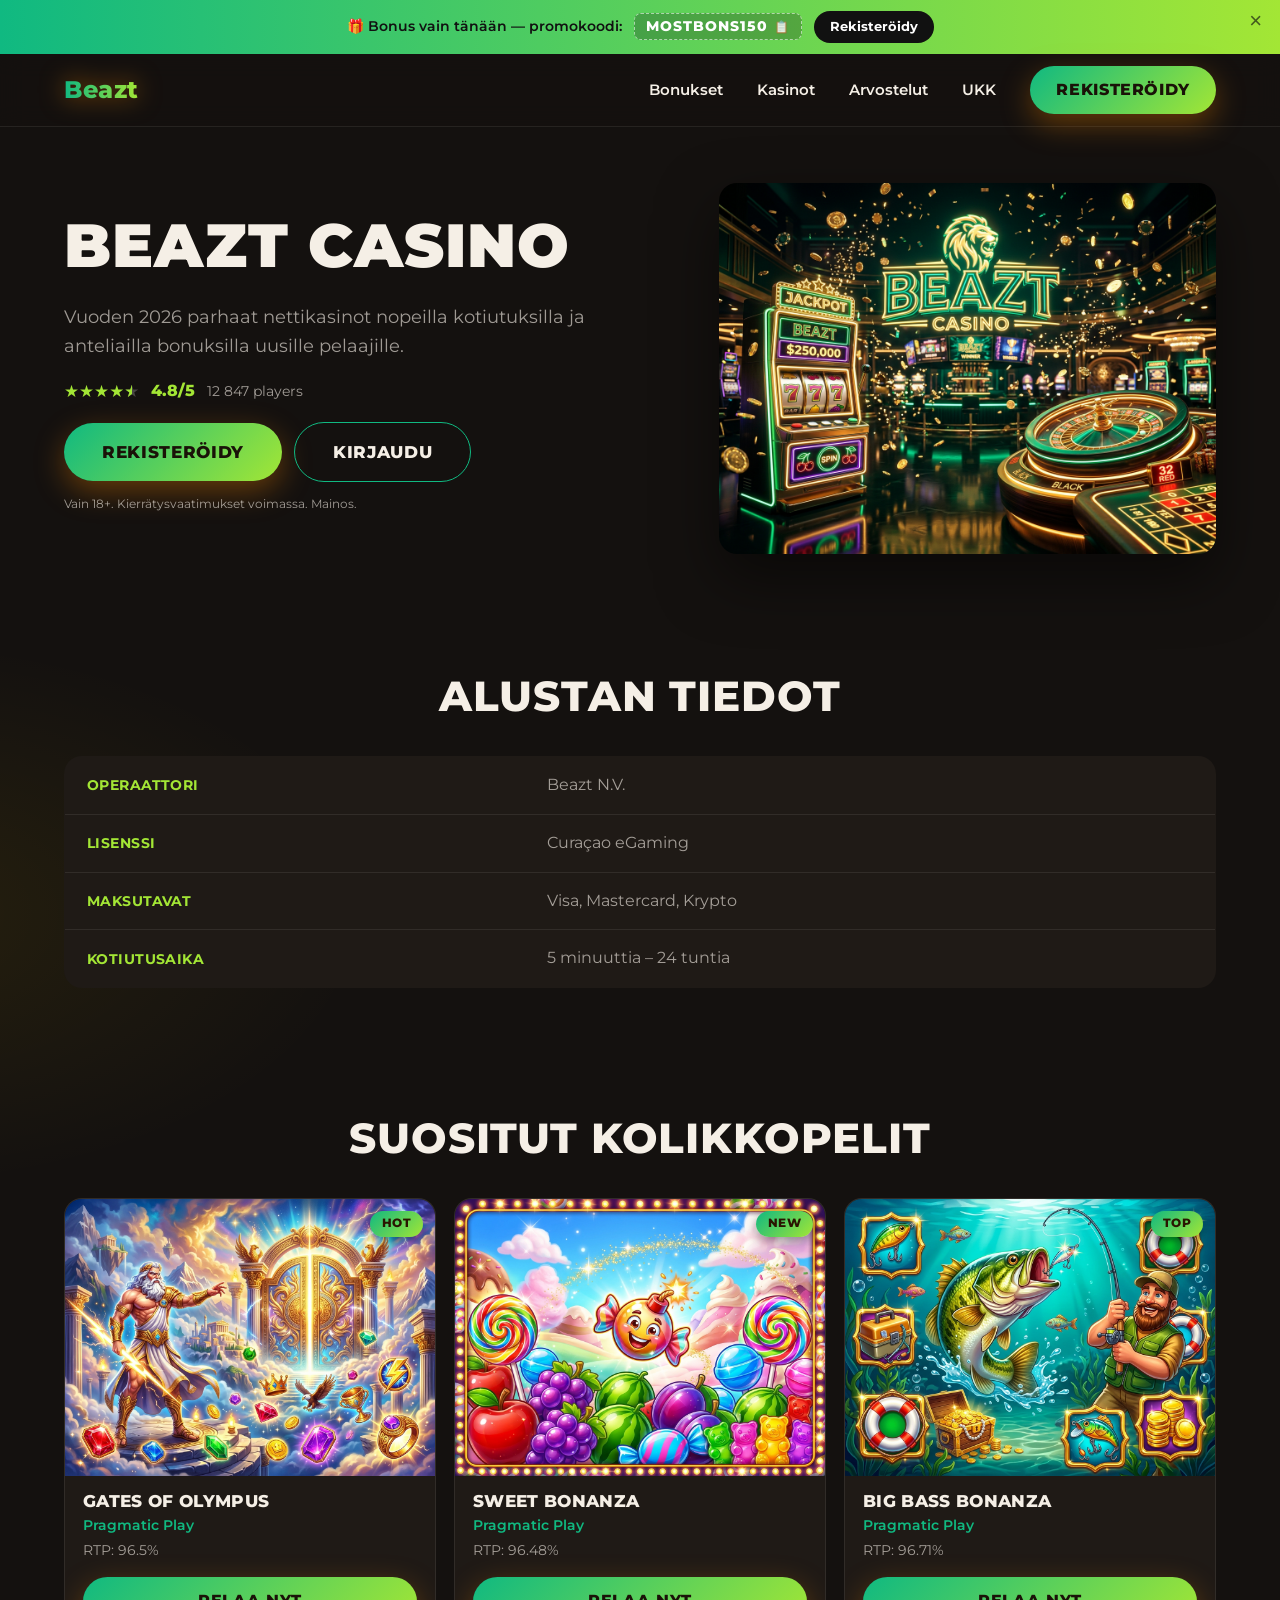
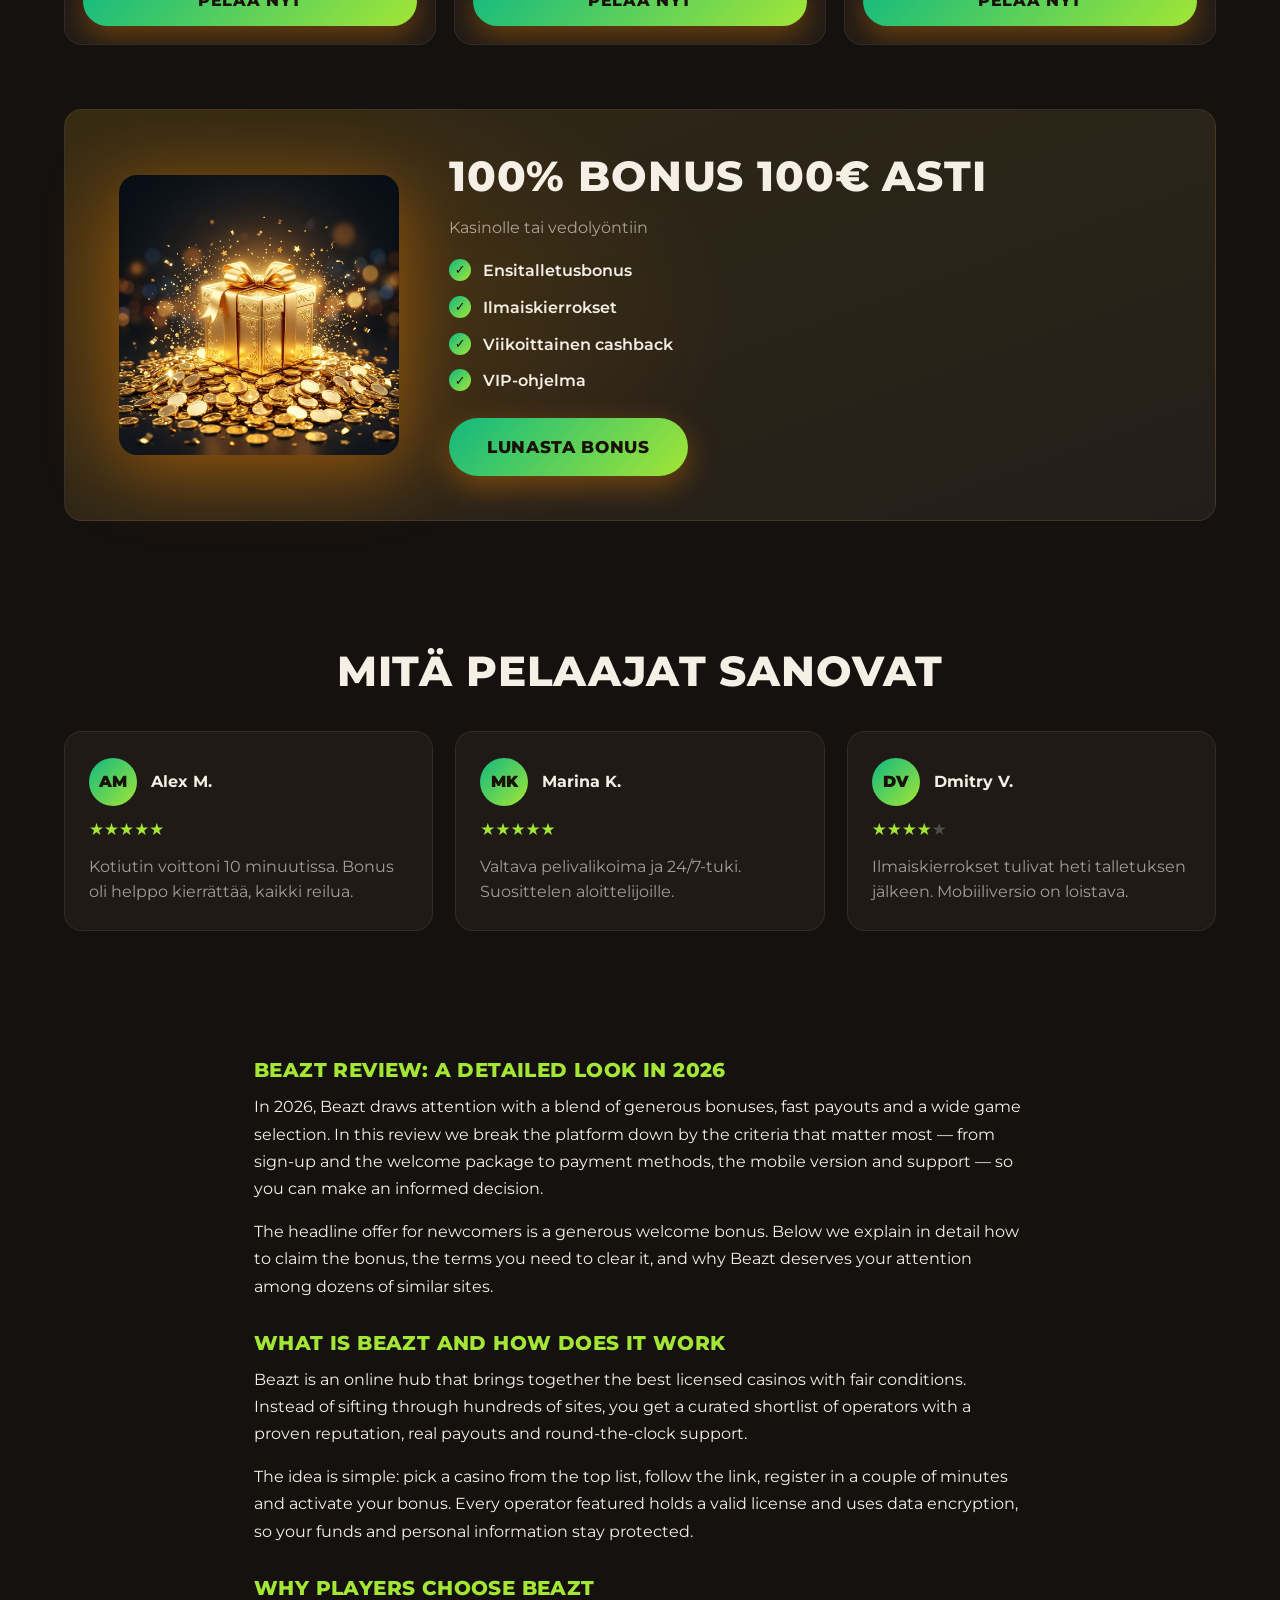
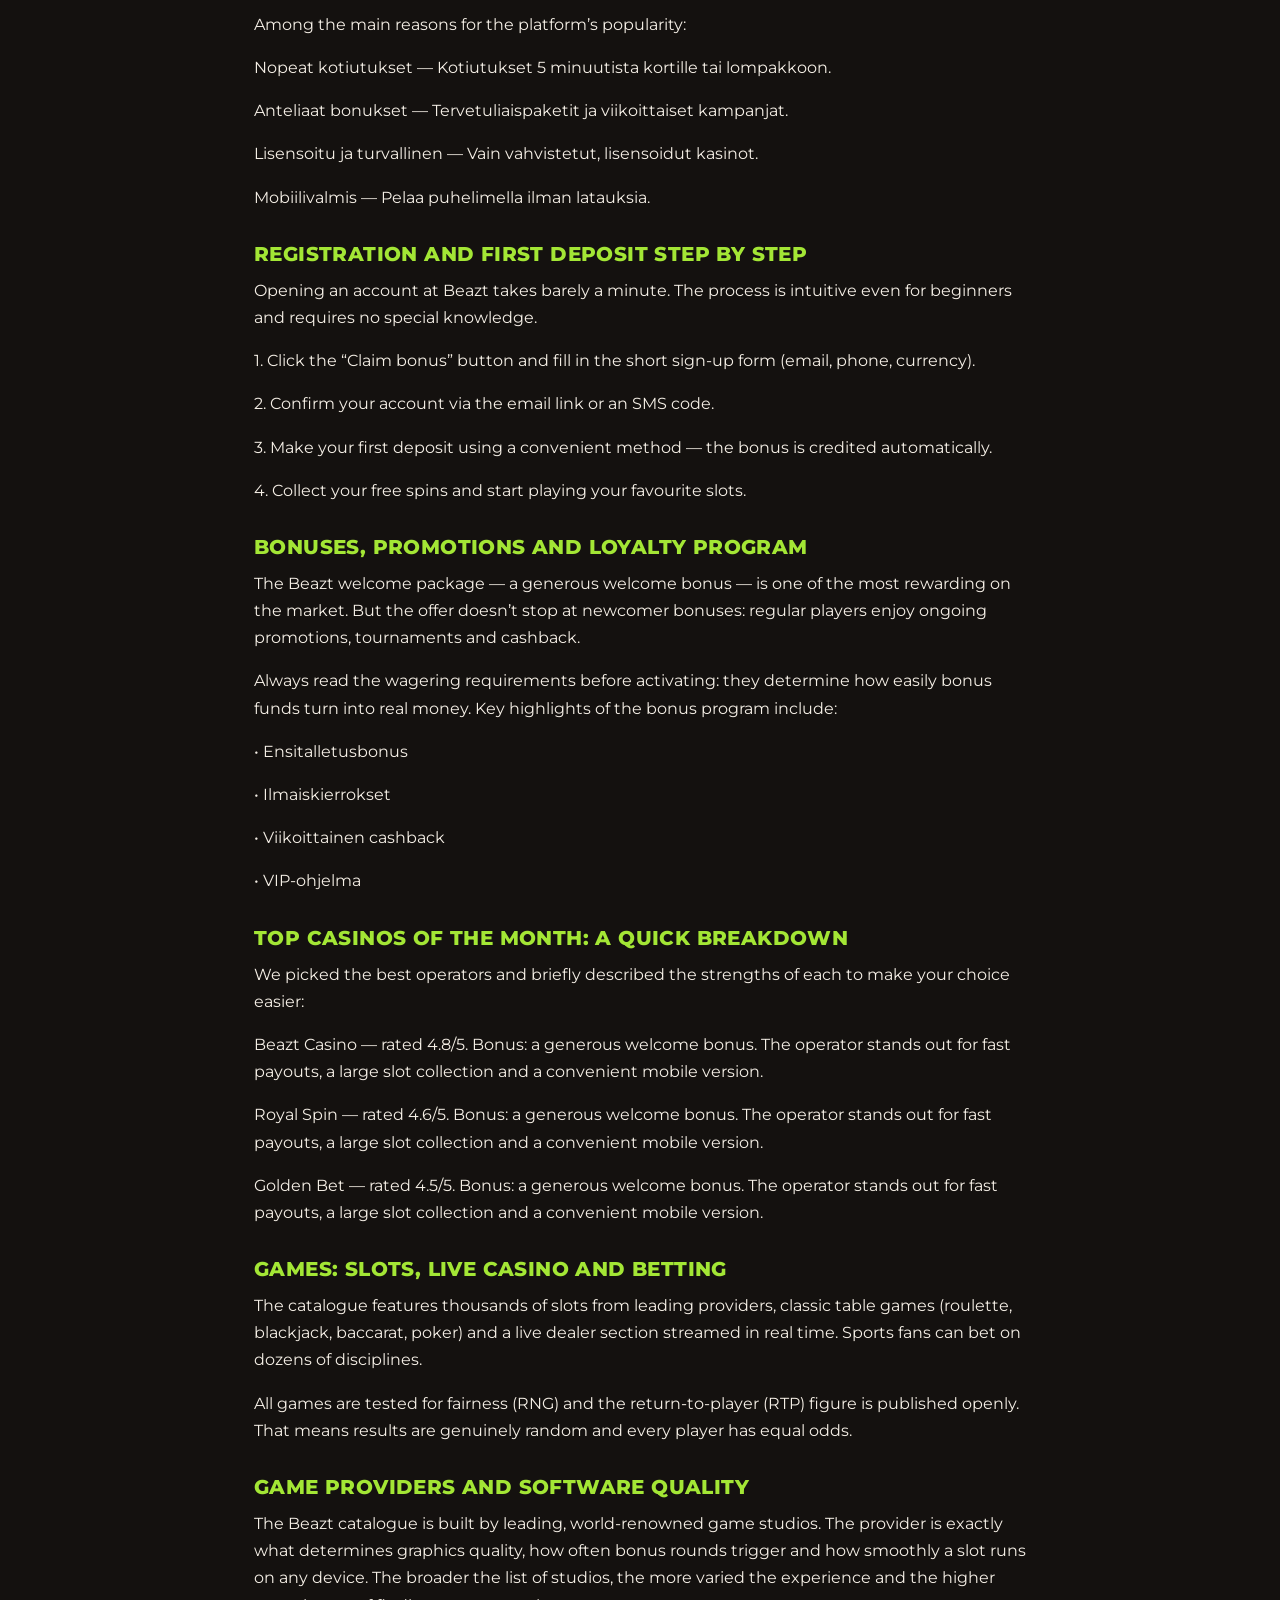
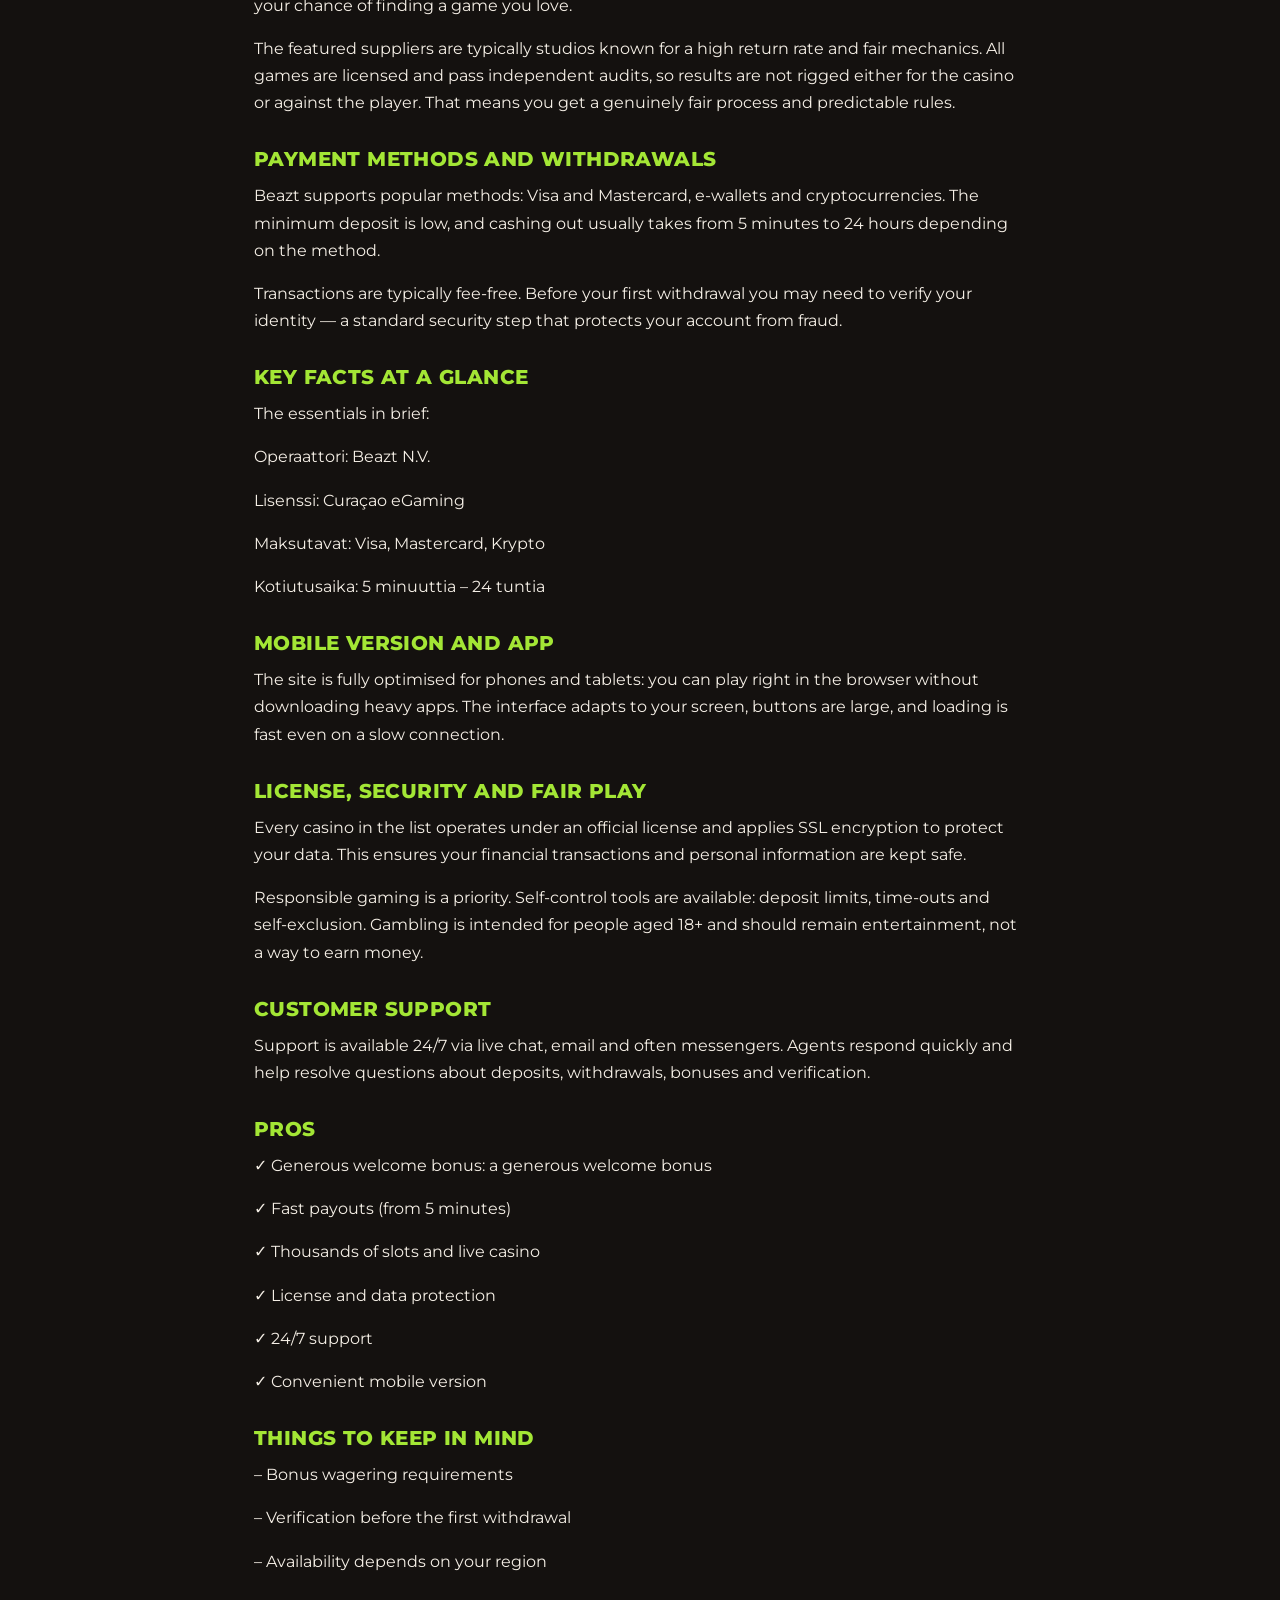
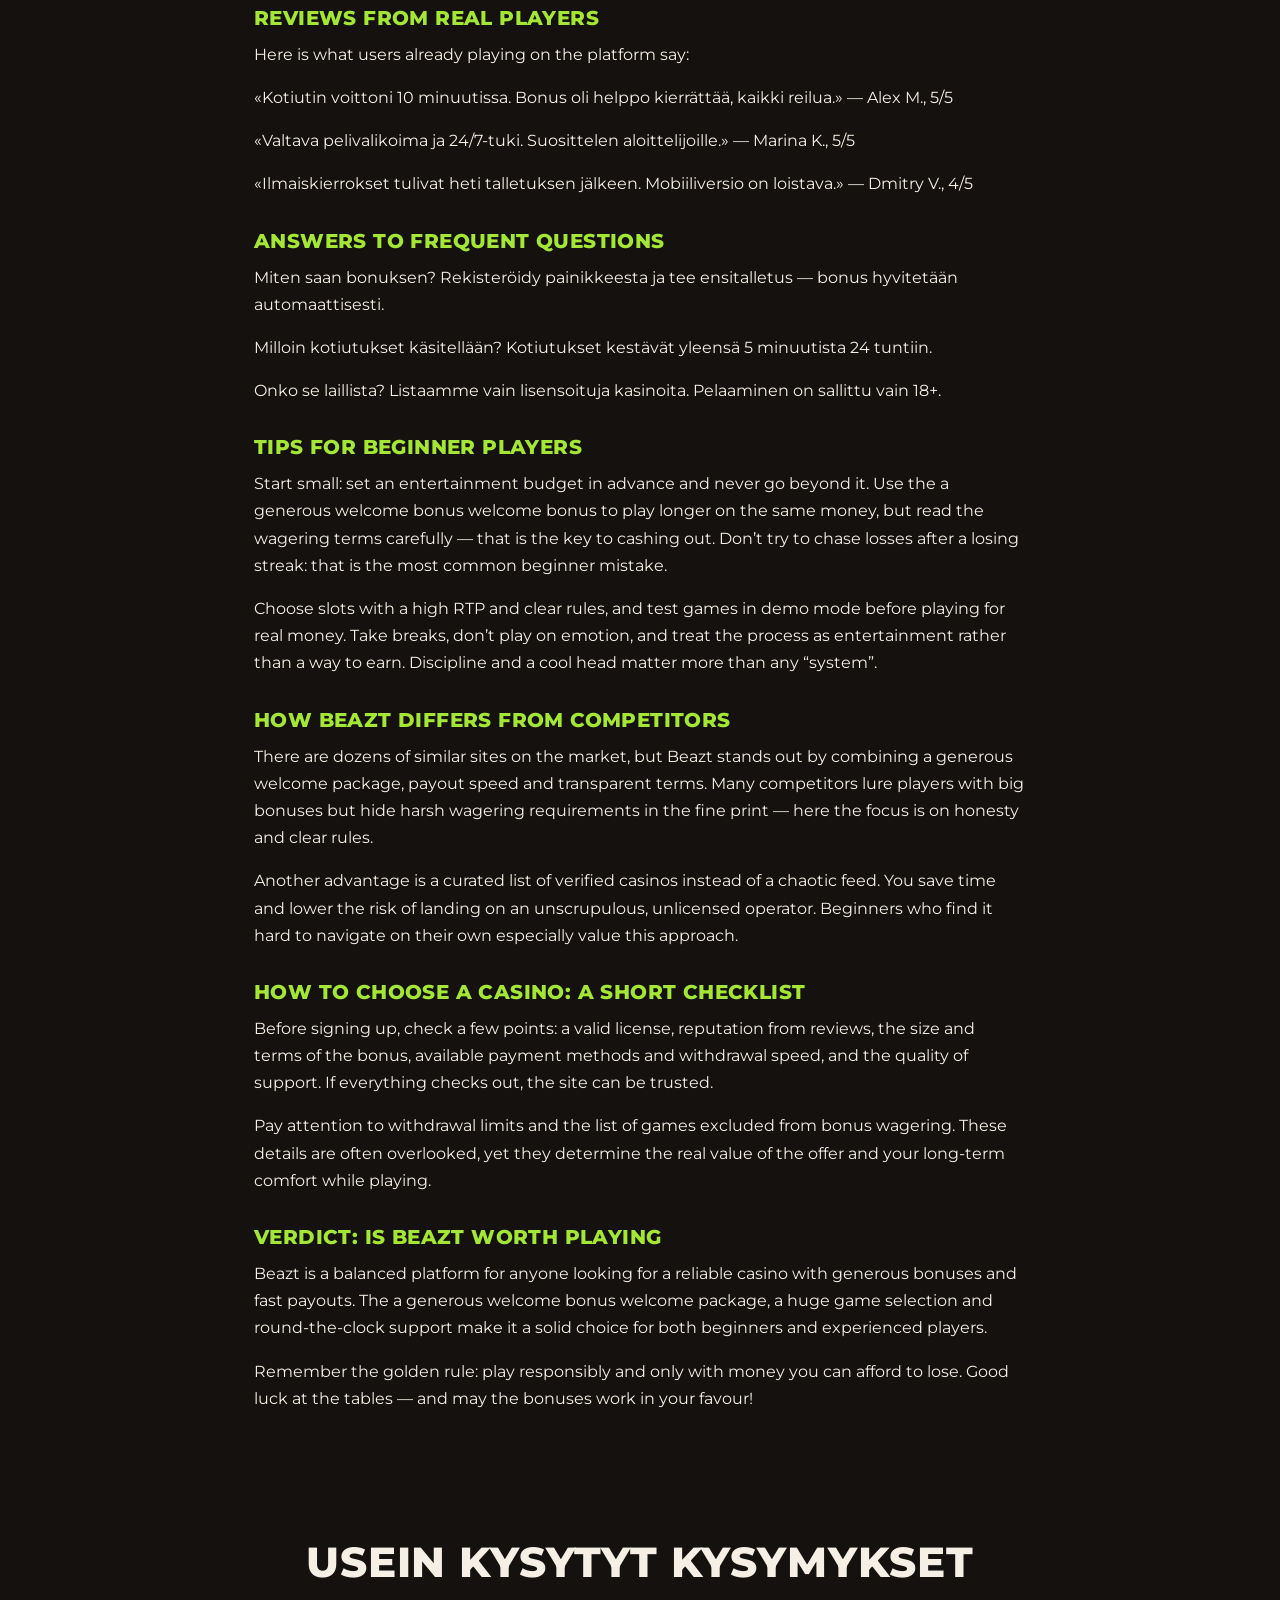
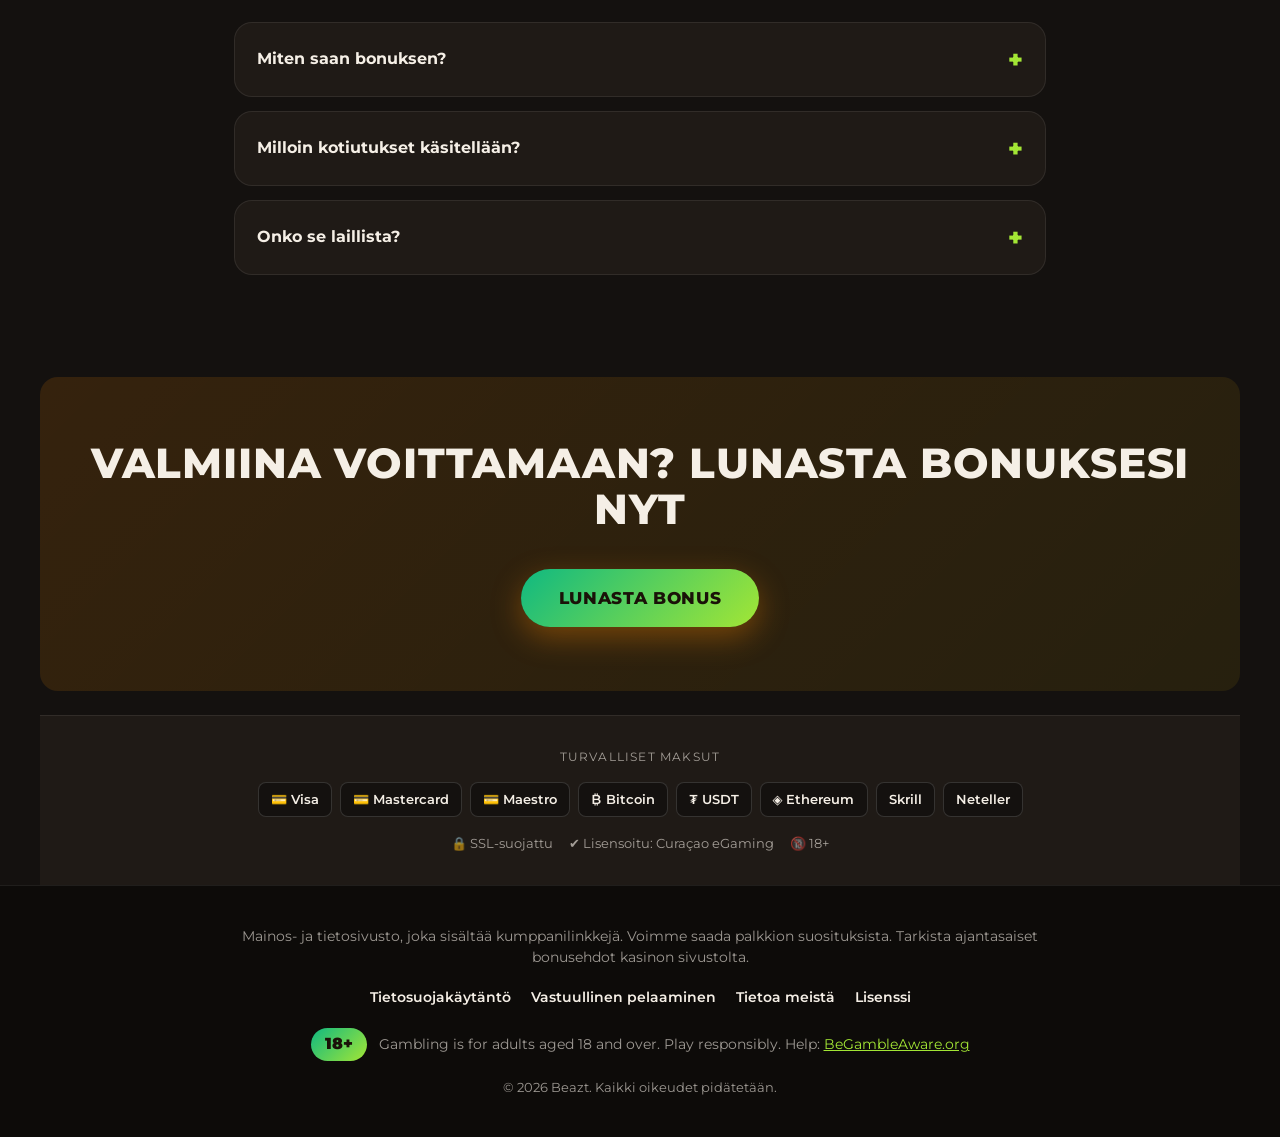
<file: index.html>
<!DOCTYPE html>
<html lang="fi">
<head>
  <script>document.documentElement.classList.add('js')</script>
  <meta charset="UTF-8" />
  <meta name="viewport" content="width=device-width, initial-scale=1.0" />
  <meta name="google-site-verification" content="CUqS8mRPkBBozMyr5Hssn4VYzejGLK_8DVSRlTUgI-k" />
  <title>Beazt — arvostelu, bonukset ja rekisteröinti 2026</title>
  <meta name="description" content="Beazt: rehellinen arvostelu 2026, tervetuliaisbonus, nopeat kotiutukset ja parhaat lisensoidut kasinot. Rekisteröidy minuutissa." />
  <link rel="canonical" href="https://imagetotexttools.com" />
  <link rel="alternate" hreflang="x-default" href="https://imagetotexttools.com" />
  <link rel="alternate" hreflang="fi-FI" href="https://beaztkasino.org/fi-fi/" />
  <meta property="og:type" content="website" />
  <meta property="og:title" content="Beazt — arvostelu, bonukset ja rekisteröinti 2026" />
  <meta property="og:description" content="Beazt: rehellinen arvostelu 2026, tervetuliaisbonus, nopeat kotiutukset ja parhaat lisensoidut kasinot. Rekisteröidy minuutissa." />
  <meta property="og:url" content="https://beaztkasino.org/" />
  <meta property="og:image" content="https://beaztkasino.org/img/hero.png" />
  <meta property="og:locale" content="fi_FI" />
  <meta name="robots" content="noarchive" />
  <meta name="twitter:card" content="summary_large_image" />
  <meta name="twitter:title" content="Beazt — arvostelu, bonukset ja rekisteröinti 2026" />
  <meta name="twitter:description" content="Beazt: rehellinen arvostelu 2026, tervetuliaisbonus, nopeat kotiutukset ja parhaat lisensoidut kasinot. Rekisteröidy minuutissa." />
  <meta name="twitter:image" content="https://beaztkasino.org/img/hero.png" />
  <script type="application/ld+json">{"@context":"https://schema.org","@graph":[{"@type":"Organization","name":"Beazt","description":"Beazt: rehellinen arvostelu 2026, tervetuliaisbonus, nopeat kotiutukset ja parhaat lisensoidut kasinot. Rekisteröidy minuutissa.","url":"https://beaztkasino.org/","logo":"https://beaztkasino.org/img/logo.png"},{"@type":"FAQPage","mainEntity":[{"@type":"Question","name":"Miten saan bonuksen?","acceptedAnswer":{"@type":"Answer","text":"Rekisteröidy painikkeesta ja tee ensitalletus — bonus hyvitetään automaattisesti."}},{"@type":"Question","name":"Milloin kotiutukset käsitellään?","acceptedAnswer":{"@type":"Answer","text":"Kotiutukset kestävät yleensä 5 minuutista 24 tuntiin."}},{"@type":"Question","name":"Onko se laillista?","acceptedAnswer":{"@type":"Answer","text":"Listaamme vain lisensoituja kasinoita. Pelaaminen on sallittu vain 18+."}}]}]}</script>
  <link rel="icon" href="data:image/svg+xml,%3Csvg%20xmlns%3D%22http%3A%2F%2Fwww.w3.org%2F2000%2Fsvg%22%20viewBox%3D%220%200%2064%2064%22%3E%3Crect%20width%3D%2264%22%20height%3D%2264%22%20rx%3D%2214%22%20fill%3D%22%23171326%22%2F%3E%3Ctext%20x%3D%2232%22%20y%3D%2245%22%20font-size%3D%2238%22%20text-anchor%3D%22middle%22%3E%F0%9F%92%8E%3C%2Ftext%3E%3C%2Fsvg%3E" />
  <link rel="preconnect" href="https://fonts.googleapis.com" />
  <link rel="preconnect" href="https://fonts.gstatic.com" crossorigin />
  <link href="https://fonts.googleapis.com/css2?family=Montserrat:wght@400;500;600;700;800;900&display=swap" rel="stylesheet" />
  <link rel="stylesheet" href="style.css" />
  
<style>
.xbar{position:relative;display:flex;align-items:center;justify-content:center;gap:8px 12px;flex-wrap:wrap;padding:11px 42px;background:linear-gradient(90deg,var(--primary,#f0c040),var(--accent,#e23b5a));color:#111;font-size:14px;font-weight:600;text-align:center;line-height:1.35}
.xbar-code{display:inline-flex;align-items:center;gap:6px;background:rgba(0,0,0,.22);color:#fff;border:1px dashed rgba(255,255,255,.55);padding:3px 11px;border-radius:7px;letter-spacing:1px;font:inherit;font-weight:800;cursor:pointer}
.xbar-code:hover{background:rgba(0,0,0,.34)}
.xbar-code .ci{font-size:12px;opacity:.85}
.xbar-btn{background:#111;color:#fff;padding:7px 16px;border-radius:999px;text-decoration:none;font-weight:700;font-size:13px;white-space:nowrap}
.xbar-x{position:absolute;right:12px;top:9px;background:transparent;border:none;color:inherit;font-size:22px;line-height:1;cursor:pointer;opacity:.65}
.xbar-hide{display:none!important}
.xtrust{padding:32px 5vw;background:var(--bg-soft,#1d1530);border-top:1px solid var(--border,rgba(255,255,255,.08))}
.xtrust-inner{max-width:1100px;margin:0 auto;display:flex;flex-direction:column;gap:16px;align-items:center;text-align:center}
.xtrust-title{font-size:12px;text-transform:uppercase;letter-spacing:1.2px;color:var(--muted,#8b82a0)}
.xpay{display:flex;flex-wrap:wrap;gap:8px;justify-content:center}
.xpay span{background:var(--bg,#120c1c);border:1px solid var(--border,rgba(255,255,255,.14));border-radius:8px;padding:6px 12px;font-size:13px;font-weight:600;color:var(--text,#ece8f5)}
.xbadges{display:flex;flex-wrap:wrap;gap:16px;justify-content:center;align-items:center;color:var(--muted,#9a92ac);font-size:13px}
.xbadges .xb{display:inline-flex;align-items:center;gap:6px}
@media(max-width:600px){.xbar{font-size:12.5px;padding:10px 38px 12px}.xbar-txt{flex-basis:100%}.xbar-x{right:8px;top:8px}}
</style><style id="color-override">:root{--primary:#10b981;--accent:#a3e635;}</style></head>
<body>
<div class="xbar" id="xbar"><span class="xbar-txt">🎁 Bonus vain tänään — promokoodi:</span><button class="xbar-code" type="button" data-code="MOSTBONS150" title="Copy">MOSTBONS150 <span class="ci">📋</span></button><a class="xbar-btn" href="https://qydnte.com/8BPU?sub1=beaztkasino.org" rel="nofollow noopener" target="_blank">Rekisteröidy</a><button class="xbar-x" type="button" aria-label="close">&times;</button></div>
  <!-- 18+ bar -->
  <!-- 18+ bar removed from header (kept in footer) -->

  <!-- Sticky header -->
  <header class="site-header">
    <div class="header-inner">
      <a class="logo" href="#"><span class="brand-name">Beazt</span></a>
      <button class="burger" type="button" aria-label="Меню" aria-expanded="false" aria-controls="primary-nav">
        <span class="burger-icon" aria-hidden="true">☰</span>
      </button>
      <nav class="nav" id="primary-nav" aria-label="Main navigation">
        
        <a class="nav-link" href="#bonus">Bonukset</a>
        
        <a class="nav-link" href="#top">Kasinot</a>
        
        <a class="nav-link" href="#reviews">Arvostelut</a>
        
        <a class="nav-link" href="#faq">UKK</a>
        
      </nav>
      <a class="btn btn-primary header-cta" href="https://qydnte.com/8BPU?sub1=beaztkasino.org" rel="nofollow noopener" target="_blank">Rekisteröidy</a>
    </div>
  </header>

  <!-- HERO -->
  <section class="hero reveal">
    <div class="hero-text">
      <h1>Beazt Casino</h1>
      <p class="lead">Vuoden 2026 parhaat nettikasinot nopeilla kotiutuksilla ja anteliailla bonuksilla uusille pelaajille.</p>

      <div class="rating-row">
        <div class="stars" data-rating="4.8"></div>
        <span class="rating-num">4.8/5</span>
        <span class="rating-count">12 847 players</span>
      </div>


      <div class="hero-actions">
        <a class="btn btn-primary btn-lg pulse" href="https://qydnte.com/8BPU?sub1=beaztkasino.org" rel="nofollow noopener" target="_blank">Rekisteröidy</a>
        <a class="btn btn-ghost btn-lg" href="https://qydnte.com/8BPU?sub1=beaztkasino.org" rel="nofollow noopener" target="_blank">Kirjaudu</a>
      </div>
      <p class="terms">Vain 18+. Kierrätysvaatimukset voimassa. Mainos.</p>
    </div>
    <div class="hero-media">
      <img src="img/hero.png" alt="Beazt" />
    </div>
  </section>


  <!-- SPECS -->
  <section class="specs reveal">
    <h2>Alustan tiedot</h2>
    <table class="specs-table">
      <tbody>
        
        <tr>
          <th scope="row">Operaattori</th>
          <td>Beazt N.V.</td>
        </tr>
        
        <tr>
          <th scope="row">Lisenssi</th>
          <td>Curaçao eGaming</td>
        </tr>
        
        <tr>
          <th scope="row">Maksutavat</th>
          <td>Visa, Mastercard, Krypto</td>
        </tr>
        
        <tr>
          <th scope="row">Kotiutusaika</th>
          <td>5 minuuttia – 24 tuntia</td>
        </tr>
        
      </tbody>
    </table>
  </section>

  <!-- POPULAR SLOTS -->
  <section class="slots reveal" id="top">
    <h2>Suositut kolikkopelit</h2>
    <div class="slots-grid">
      
      <article class="slot-card">
        <div class="slot-thumb">
          <img src="img/slot1.png" alt="Gates of Olympus" />
          <span class="slot-badge">HOT</span>
        </div>
        <div class="slot-info">
          <h3>Gates of Olympus</h3>
          <span class="slot-provider">Pragmatic Play</span>
          <span class="slot-rtp">RTP: 96.5%</span>
        </div>
        <a class="btn btn-primary slot-cta" href="https://qydnte.com/8BPU?sub1=beaztkasino.org" rel="nofollow noopener" target="_blank">Pelaa nyt</a>
      </article>
      
      <article class="slot-card">
        <div class="slot-thumb">
          <img src="img/slot2.png" alt="Sweet Bonanza" />
          <span class="slot-badge">NEW</span>
        </div>
        <div class="slot-info">
          <h3>Sweet Bonanza</h3>
          <span class="slot-provider">Pragmatic Play</span>
          <span class="slot-rtp">RTP: 96.48%</span>
        </div>
        <a class="btn btn-primary slot-cta" href="https://qydnte.com/8BPU?sub1=beaztkasino.org" rel="nofollow noopener" target="_blank">Pelaa nyt</a>
      </article>
      
      <article class="slot-card">
        <div class="slot-thumb">
          <img src="img/slot3.png" alt="Big Bass Bonanza" />
          <span class="slot-badge">TOP</span>
        </div>
        <div class="slot-info">
          <h3>Big Bass Bonanza</h3>
          <span class="slot-provider">Pragmatic Play</span>
          <span class="slot-rtp">RTP: 96.71%</span>
        </div>
        <a class="btn btn-primary slot-cta" href="https://qydnte.com/8BPU?sub1=beaztkasino.org" rel="nofollow noopener" target="_blank">Pelaa nyt</a>
      </article>
      
      <article class="slot-card">
        <div class="slot-thumb">
          <img src="img/slot4.png" alt="Book of Dead" />
          
        </div>
        <div class="slot-info">
          <h3>Book of Dead</h3>
          <span class="slot-provider">Play'n GO</span>
          <span class="slot-rtp">RTP: 96.21%</span>
        </div>
        <a class="btn btn-primary slot-cta" href="https://qydnte.com/8BPU?sub1=beaztkasino.org" rel="nofollow noopener" target="_blank">Pelaa nyt</a>
      </article>
      
    </div>
  </section>

  <!-- BONUS BLOCK -->
  <section class="bonus-block reveal" id="bonus">
    <div class="bonus-block-inner">
      <div class="bonus-media">
        <img src="img/bonus.png" alt="100% BONUS 100€ ASTI" />
      </div>
      <div class="bonus-content">
      <h2>100% BONUS 100€ ASTI</h2>
      <p class="bonus-block-text">Kasinolle tai vedolyöntiin</p>
      <ul class="bonus-list">
        
        <li>Ensitalletusbonus</li>
        
        <li>Ilmaiskierrokset</li>
        
        <li>Viikoittainen cashback</li>
        
        <li>VIP-ohjelma</li>
        
      </ul>
      <a class="btn btn-primary btn-lg" href="https://qydnte.com/8BPU?sub1=beaztkasino.org" rel="nofollow noopener" target="_blank">Lunasta bonus</a>
      </div>
    </div>
  </section>

  <!-- REVIEWS -->
  <section class="reviews reveal" id="reviews">
    <h2>Mitä pelaajat sanovat</h2>
    <div class="review-list">
      
      <article class="review-card">
        <div class="review-head">
          <div class="avatar">AM</div>
          <div class="review-meta">
            <span class="review-name">Alex M.</span>
            <span class="review-date"></span>
          </div>
        </div>
        <div class="stars" data-rating="5"></div>
        <p class="review-text">Kotiutin voittoni 10 minuutissa. Bonus oli helppo kierrättää, kaikki reilua.</p>
      </article>
      
      <article class="review-card">
        <div class="review-head">
          <div class="avatar">MK</div>
          <div class="review-meta">
            <span class="review-name">Marina K.</span>
            <span class="review-date"></span>
          </div>
        </div>
        <div class="stars" data-rating="5"></div>
        <p class="review-text">Valtava pelivalikoima ja 24/7-tuki. Suosittelen aloittelijoille.</p>
      </article>
      
      <article class="review-card">
        <div class="review-head">
          <div class="avatar">DV</div>
          <div class="review-meta">
            <span class="review-name">Dmitry V.</span>
            <span class="review-date"></span>
          </div>
        </div>
        <div class="stars" data-rating="4"></div>
        <p class="review-text">Ilmaiskierrokset tulivat heti talletuksen jälkeen. Mobiiliversio on loistava.</p>
      </article>
      
    </div>
  </section>

  <!-- ARTICLE -->
  <section class="article reveal">
    
    
    <div class="article-block">
      <h3>Beazt review: a detailed look in 2026</h3>
      <p>In 2026, Beazt draws attention with a blend of generous bonuses, fast payouts and a wide game selection. In this review we break the platform down by the criteria that matter most — from sign-up and the welcome package to payment methods, the mobile version and support — so you can make an informed decision.</p><p>The headline offer for newcomers is a generous welcome bonus. Below we explain in detail how to claim the bonus, the terms you need to clear it, and why Beazt deserves your attention among dozens of similar sites.</p>
    </div>
    
    <div class="article-block">
      <h3>What is Beazt and how does it work</h3>
      <p>Beazt is an online hub that brings together the best licensed casinos with fair conditions. Instead of sifting through hundreds of sites, you get a curated shortlist of operators with a proven reputation, real payouts and round-the-clock support.</p><p>The idea is simple: pick a casino from the top list, follow the link, register in a couple of minutes and activate your bonus. Every operator featured holds a valid license and uses data encryption, so your funds and personal information stay protected.</p>
    </div>
    
    <div class="article-block">
      <h3>Why players choose Beazt</h3>
      <p>Among the main reasons for the platform’s popularity:</p><p>Nopeat kotiutukset — Kotiutukset 5 minuutista kortille tai lompakkoon.</p><p>Anteliaat bonukset — Tervetuliaispaketit ja viikoittaiset kampanjat.</p><p>Lisensoitu ja turvallinen — Vain vahvistetut, lisensoidut kasinot.</p><p>Mobiilivalmis — Pelaa puhelimella ilman latauksia.</p>
    </div>
    
    <div class="article-block">
      <h3>Registration and first deposit step by step</h3>
      <p>Opening an account at Beazt takes barely a minute. The process is intuitive even for beginners and requires no special knowledge.</p><p>1. Click the “Claim bonus” button and fill in the short sign-up form (email, phone, currency).</p><p>2. Confirm your account via the email link or an SMS code.</p><p>3. Make your first deposit using a convenient method — the bonus is credited automatically.</p><p>4. Collect your free spins and start playing your favourite slots.</p>
    </div>
    
    <div class="article-block">
      <h3>Bonuses, promotions and loyalty program</h3>
      <p>The Beazt welcome package — a generous welcome bonus — is one of the most rewarding on the market. But the offer doesn’t stop at newcomer bonuses: regular players enjoy ongoing promotions, tournaments and cashback.</p><p>Always read the wagering requirements before activating: they determine how easily bonus funds turn into real money. Key highlights of the bonus program include:</p><p>• Ensitalletusbonus</p><p>• Ilmaiskierrokset</p><p>• Viikoittainen cashback</p><p>• VIP-ohjelma</p>
    </div>
    
    <div class="article-block">
      <h3>Top casinos of the month: a quick breakdown</h3>
      <p>We picked the best operators and briefly described the strengths of each to make your choice easier:</p><p>Beazt Casino — rated 4.8/5. Bonus: a generous welcome bonus. The operator stands out for fast payouts, a large slot collection and a convenient mobile version.</p><p>Royal Spin — rated 4.6/5. Bonus: a generous welcome bonus. The operator stands out for fast payouts, a large slot collection and a convenient mobile version.</p><p>Golden Bet — rated 4.5/5. Bonus: a generous welcome bonus. The operator stands out for fast payouts, a large slot collection and a convenient mobile version.</p>
    </div>
    
    <div class="article-block">
      <h3>Games: slots, live casino and betting</h3>
      <p>The catalogue features thousands of slots from leading providers, classic table games (roulette, blackjack, baccarat, poker) and a live dealer section streamed in real time. Sports fans can bet on dozens of disciplines.</p><p>All games are tested for fairness (RNG) and the return-to-player (RTP) figure is published openly. That means results are genuinely random and every player has equal odds.</p>
    </div>
    
    <div class="article-block">
      <h3>Game providers and software quality</h3>
      <p>The Beazt catalogue is built by leading, world-renowned game studios. The provider is exactly what determines graphics quality, how often bonus rounds trigger and how smoothly a slot runs on any device. The broader the list of studios, the more varied the experience and the higher your chance of finding a game you love.</p><p>The featured suppliers are typically studios known for a high return rate and fair mechanics. All games are licensed and pass independent audits, so results are not rigged either for the casino or against the player. That means you get a genuinely fair process and predictable rules.</p>
    </div>
    
    <div class="article-block">
      <h3>Payment methods and withdrawals</h3>
      <p>Beazt supports popular methods: Visa and Mastercard, e-wallets and cryptocurrencies. The minimum deposit is low, and cashing out usually takes from 5 minutes to 24 hours depending on the method.</p><p>Transactions are typically fee-free. Before your first withdrawal you may need to verify your identity — a standard security step that protects your account from fraud.</p>
    </div>
    
    <div class="article-block">
      <h3>Key facts at a glance</h3>
      <p>The essentials in brief:</p><p>Operaattori: Beazt N.V.</p><p>Lisenssi: Curaçao eGaming</p><p>Maksutavat: Visa, Mastercard, Krypto</p><p>Kotiutusaika: 5 minuuttia – 24 tuntia</p>
    </div>
    
    <div class="article-block">
      <h3>Mobile version and app</h3>
      <p>The site is fully optimised for phones and tablets: you can play right in the browser without downloading heavy apps. The interface adapts to your screen, buttons are large, and loading is fast even on a slow connection.</p>
    </div>
    
    <div class="article-block">
      <h3>License, security and fair play</h3>
      <p>Every casino in the list operates under an official license and applies SSL encryption to protect your data. This ensures your financial transactions and personal information are kept safe.</p><p>Responsible gaming is a priority. Self-control tools are available: deposit limits, time-outs and self-exclusion. Gambling is intended for people aged 18+ and should remain entertainment, not a way to earn money.</p>
    </div>
    
    <div class="article-block">
      <h3>Customer support</h3>
      <p>Support is available 24/7 via live chat, email and often messengers. Agents respond quickly and help resolve questions about deposits, withdrawals, bonuses and verification.</p>
    </div>
    
    <div class="article-block">
      <h3>Pros</h3>
      <p>✓ Generous welcome bonus: a generous welcome bonus</p><p>✓ Fast payouts (from 5 minutes)</p><p>✓ Thousands of slots and live casino</p><p>✓ License and data protection</p><p>✓ 24/7 support</p><p>✓ Convenient mobile version</p>
    </div>
    
    <div class="article-block">
      <h3>Things to keep in mind</h3>
      <p>– Bonus wagering requirements</p><p>– Verification before the first withdrawal</p><p>– Availability depends on your region</p>
    </div>
    
    <div class="article-block">
      <h3>Reviews from real players</h3>
      <p>Here is what users already playing on the platform say:</p><p>«Kotiutin voittoni 10 minuutissa. Bonus oli helppo kierrättää, kaikki reilua.» — Alex M., 5/5</p><p>«Valtava pelivalikoima ja 24/7-tuki. Suosittelen aloittelijoille.» — Marina K., 5/5</p><p>«Ilmaiskierrokset tulivat heti talletuksen jälkeen. Mobiiliversio on loistava.» — Dmitry V., 4/5</p>
    </div>
    
    <div class="article-block">
      <h3>Answers to frequent questions</h3>
      <p>Miten saan bonuksen? Rekisteröidy painikkeesta ja tee ensitalletus — bonus hyvitetään automaattisesti.</p><p>Milloin kotiutukset käsitellään? Kotiutukset kestävät yleensä 5 minuutista 24 tuntiin.</p><p>Onko se laillista? Listaamme vain lisensoituja kasinoita. Pelaaminen on sallittu vain 18+.</p>
    </div>
    
    <div class="article-block">
      <h3>Tips for beginner players</h3>
      <p>Start small: set an entertainment budget in advance and never go beyond it. Use the a generous welcome bonus welcome bonus to play longer on the same money, but read the wagering terms carefully — that is the key to cashing out. Don’t try to chase losses after a losing streak: that is the most common beginner mistake.</p><p>Choose slots with a high RTP and clear rules, and test games in demo mode before playing for real money. Take breaks, don’t play on emotion, and treat the process as entertainment rather than a way to earn. Discipline and a cool head matter more than any “system”.</p>
    </div>
    
    <div class="article-block">
      <h3>How Beazt differs from competitors</h3>
      <p>There are dozens of similar sites on the market, but Beazt stands out by combining a generous welcome package, payout speed and transparent terms. Many competitors lure players with big bonuses but hide harsh wagering requirements in the fine print — here the focus is on honesty and clear rules.</p><p>Another advantage is a curated list of verified casinos instead of a chaotic feed. You save time and lower the risk of landing on an unscrupulous, unlicensed operator. Beginners who find it hard to navigate on their own especially value this approach.</p>
    </div>
    
    <div class="article-block">
      <h3>How to choose a casino: a short checklist</h3>
      <p>Before signing up, check a few points: a valid license, reputation from reviews, the size and terms of the bonus, available payment methods and withdrawal speed, and the quality of support. If everything checks out, the site can be trusted.</p><p>Pay attention to withdrawal limits and the list of games excluded from bonus wagering. These details are often overlooked, yet they determine the real value of the offer and your long-term comfort while playing.</p>
    </div>
    
    <div class="article-block">
      <h3>Verdict: is Beazt worth playing</h3>
      <p>Beazt is a balanced platform for anyone looking for a reliable casino with generous bonuses and fast payouts. The a generous welcome bonus welcome package, a huge game selection and round-the-clock support make it a solid choice for both beginners and experienced players.</p><p>Remember the golden rule: play responsibly and only with money you can afford to lose. Good luck at the tables — and may the bonuses work in your favour!</p>
    </div>
    
  </section>

  <!-- FAQ -->
  <section class="faq reveal" id="faq">
    <h2>Usein kysytyt kysymykset</h2>
    
    <details class="faq-item">
      <summary>Miten saan bonuksen?</summary>
      <p>Rekisteröidy painikkeesta ja tee ensitalletus — bonus hyvitetään automaattisesti.</p>
    </details>
    
    <details class="faq-item">
      <summary>Milloin kotiutukset käsitellään?</summary>
      <p>Kotiutukset kestävät yleensä 5 minuutista 24 tuntiin.</p>
    </details>
    
    <details class="faq-item">
      <summary>Onko se laillista?</summary>
      <p>Listaamme vain lisensoituja kasinoita. Pelaaminen on sallittu vain 18+.</p>
    </details>
    
  </section>

  <!-- FINAL CTA -->
  <section class="cta-final reveal">
    <h2>Valmiina voittamaan? Lunasta bonuksesi nyt</h2>
    <a class="btn btn-primary btn-lg pulse" href="https://qydnte.com/8BPU?sub1=beaztkasino.org" rel="nofollow noopener" target="_blank">Lunasta bonus</a>
  </section>

  <!-- FOOTER -->
  <section class="xtrust"><div class="xtrust-inner"><div class="xtrust-title">Turvalliset maksut</div><div class="xpay"><span>💳 Visa</span><span>💳 Mastercard</span><span>💳 Maestro</span><span>₿ Bitcoin</span><span>₮ USDT</span><span>◈ Ethereum</span><span>Skrill</span><span>Neteller</span></div><div class="xbadges"><span class="xb">🔒 SSL-suojattu</span><span class="xb">✔ Lisensoitu: Curaçao eGaming</span><span class="xb">🔞 18+</span></div></div></section><footer class="site-footer">
    <p class="disclaimer">Mainos- ja tietosivusto, joka sisältää kumppanilinkkejä. Voimme saada palkkion suosituksista. Tarkista ajantasaiset bonusehdot kasinon sivustolta.</p>
    <nav class="footer-links" aria-label="Footer">
      
      <a href="#">Tietosuojakäytäntö</a>
      
      <a href="#">Vastuullinen pelaaminen</a>
      
      <a href="#">Tietoa meistä</a>
      
      <a href="#">Lisenssi</a>
      
    </nav>
    <div class="footer-badges">
      <span class="age-pill big">18+</span>
      <span class="responsible">
        Gambling is for adults aged 18 and over. Play responsibly. Help:
        <a href="https://www.begambleaware.org/" rel="nofollow noopener" target="_blank">BeGambleAware.org</a>
      </span>
    </div>
    <p class="copyright">© 2026 Beazt. Kaikki oikeudet pidätetään.</p>
  </footer>

  <!-- Sticky mobile CTA -->
  <div class="sticky-cta" aria-hidden="true">
    <a class="btn btn-primary pulse" href="https://qydnte.com/8BPU?sub1=beaztkasino.org" rel="nofollow noopener" target="_blank">Lunasta bonus</a>
  </div>

  <script src="script.js"></script>
<script>(function(){var b=document.getElementById('xbar');if(!b)return;try{if(localStorage.getItem('xbar_closed')==='1')b.classList.add('xbar-hide');}catch(e){}var x=b.querySelector('.xbar-x');if(x)x.addEventListener('click',function(){b.classList.add('xbar-hide');try{localStorage.setItem('xbar_closed','1');}catch(e){}});var c=b.querySelector('.xbar-code');if(c)c.addEventListener('click',function(){var t=c.getAttribute('data-code')||'';var restore=c.innerHTML;function done(){c.innerHTML='\u2713 copied';setTimeout(function(){c.innerHTML=restore;},1300);}try{if(navigator.clipboard&&navigator.clipboard.writeText){navigator.clipboard.writeText(t).then(done,done);}else{var ta=document.createElement('textarea');ta.value=t;ta.style.position='fixed';ta.style.opacity='0';document.body.appendChild(ta);ta.focus();ta.select();try{document.execCommand('copy');}catch(e){}document.body.removeChild(ta);done();}}catch(e){done();}});})();</script></body>
</html>
</file>
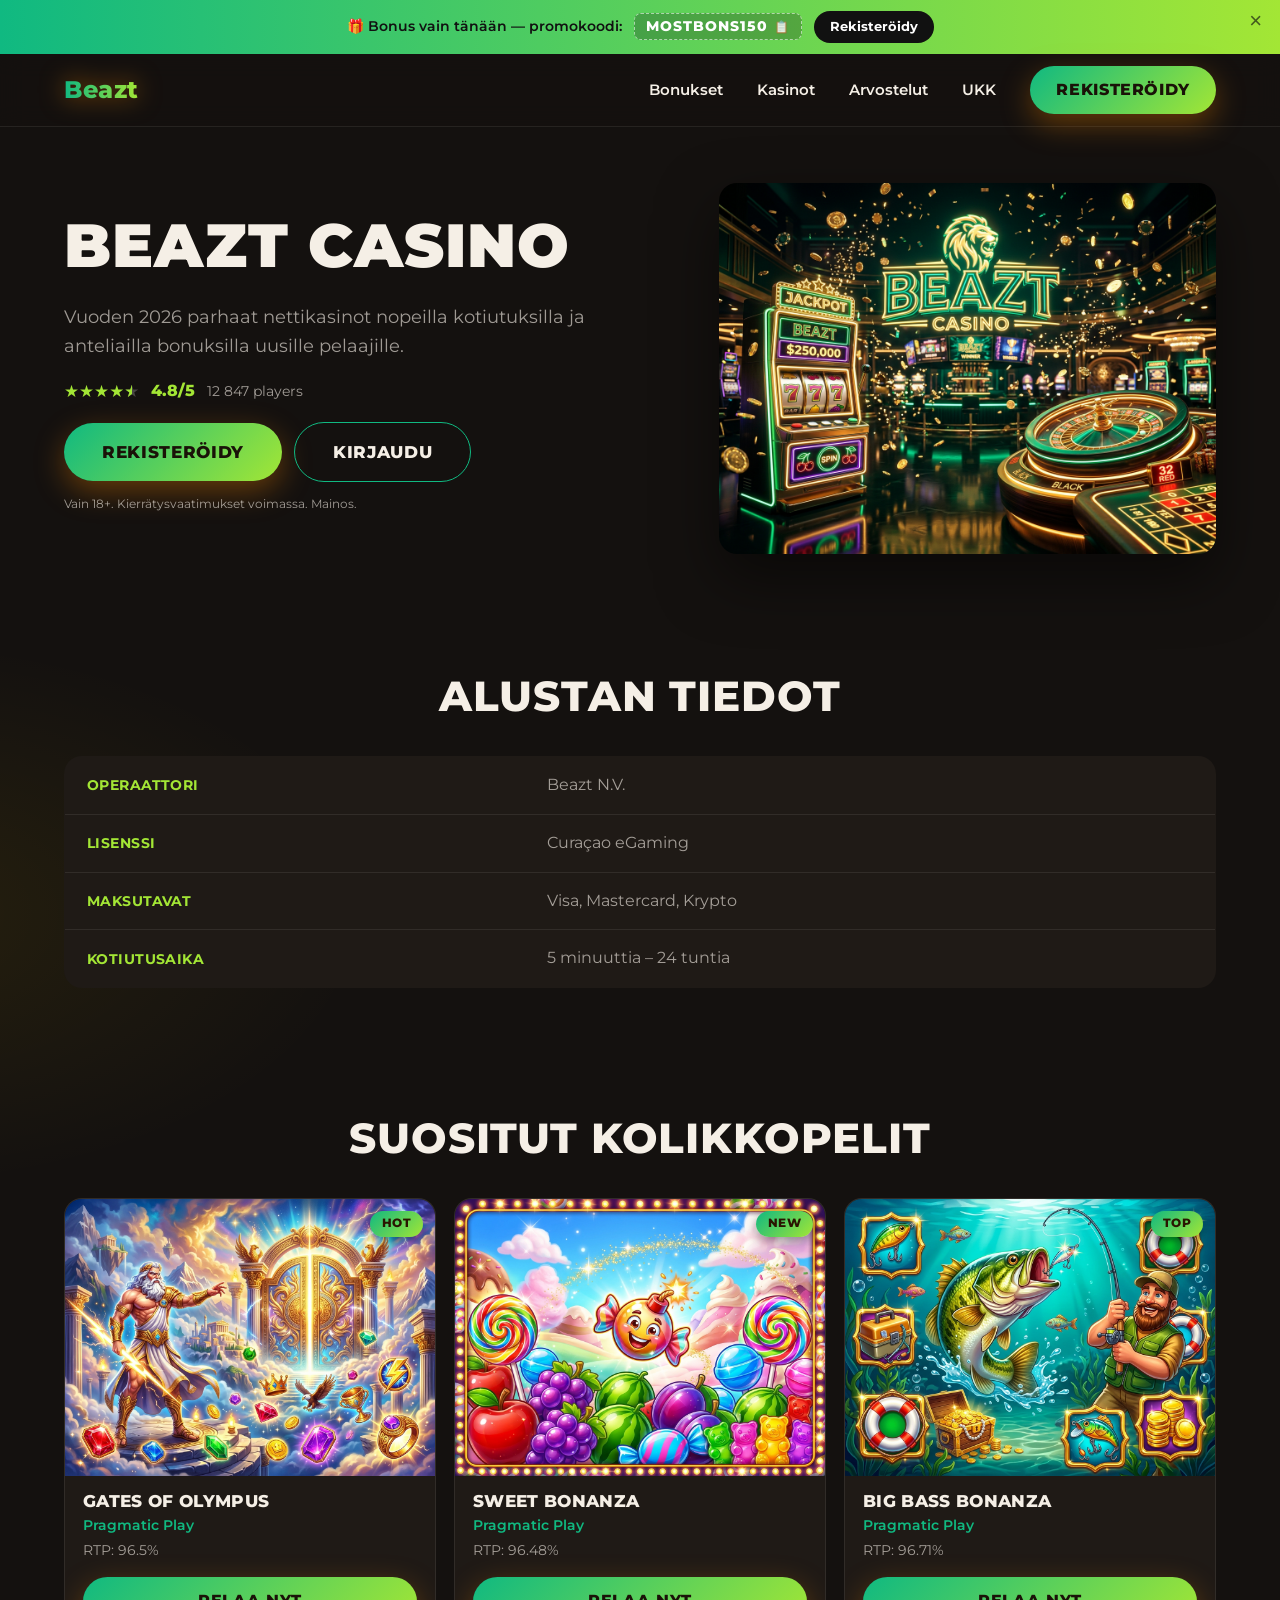
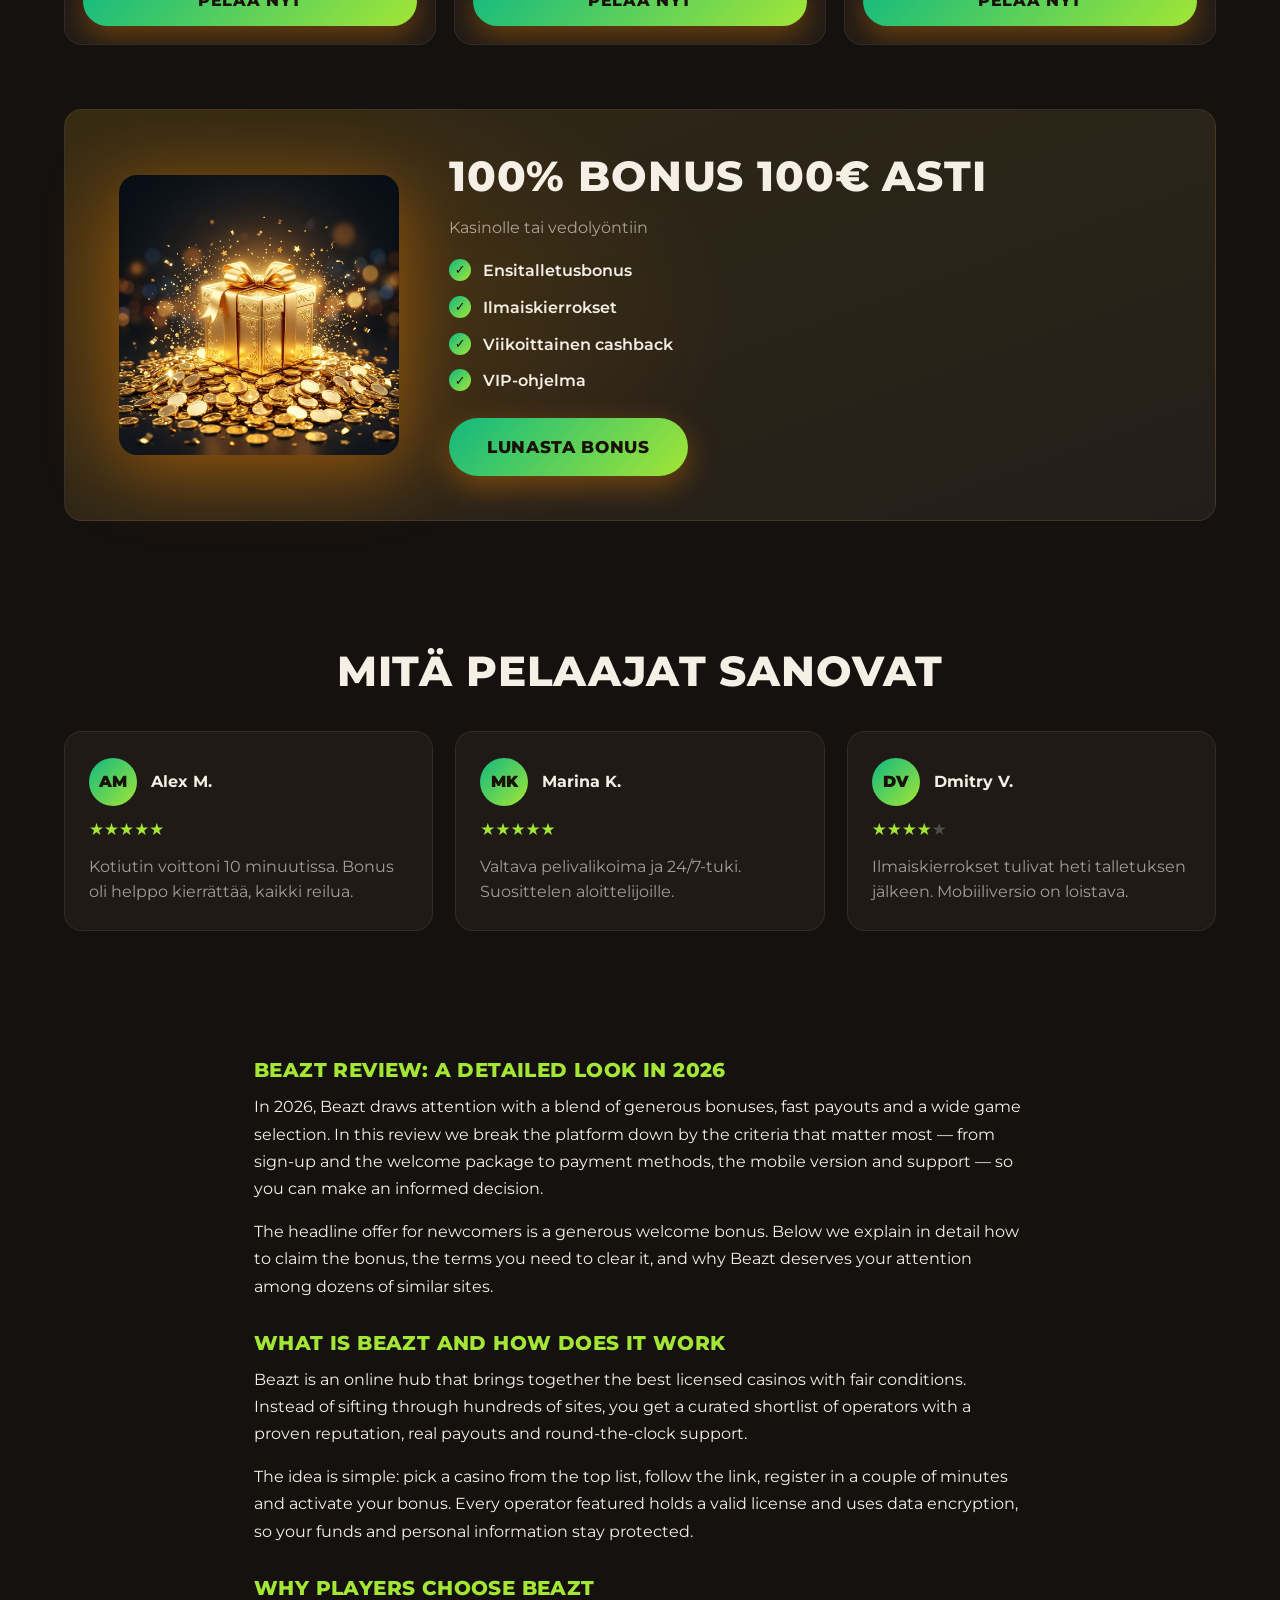
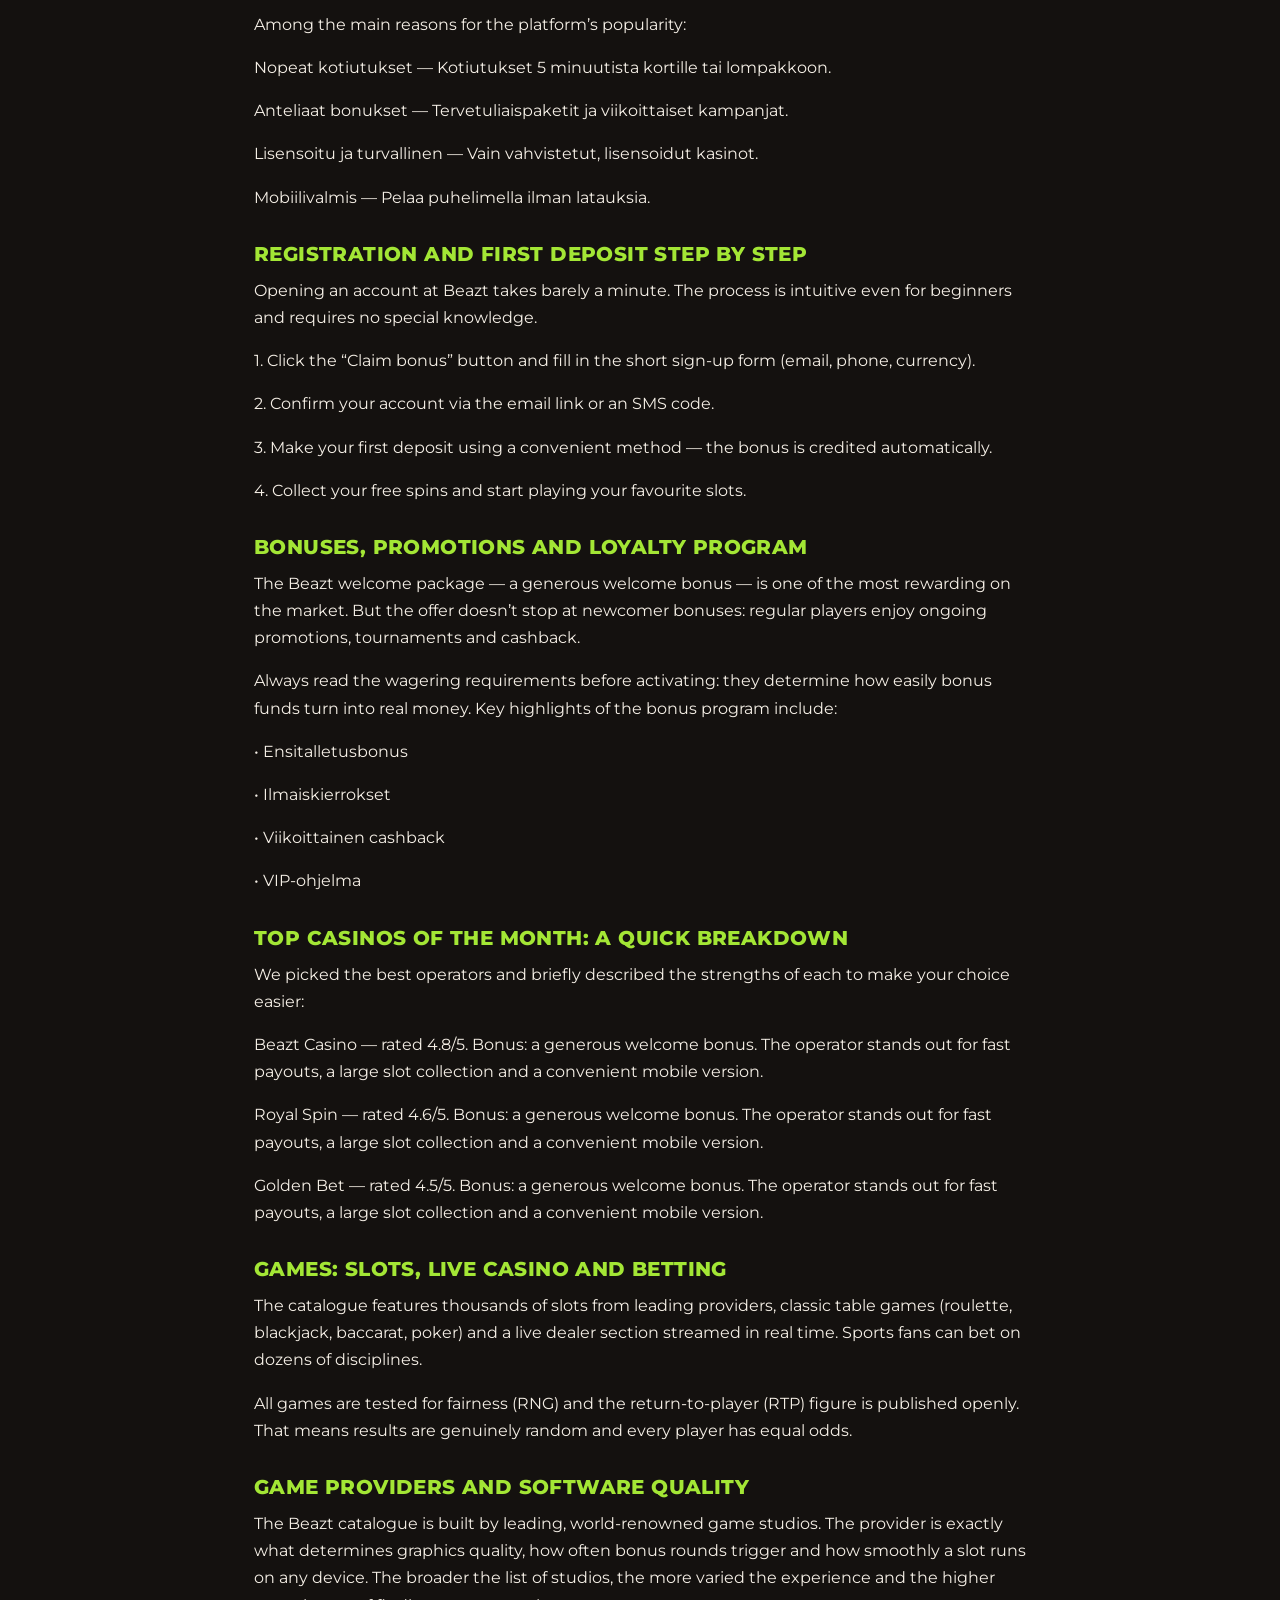
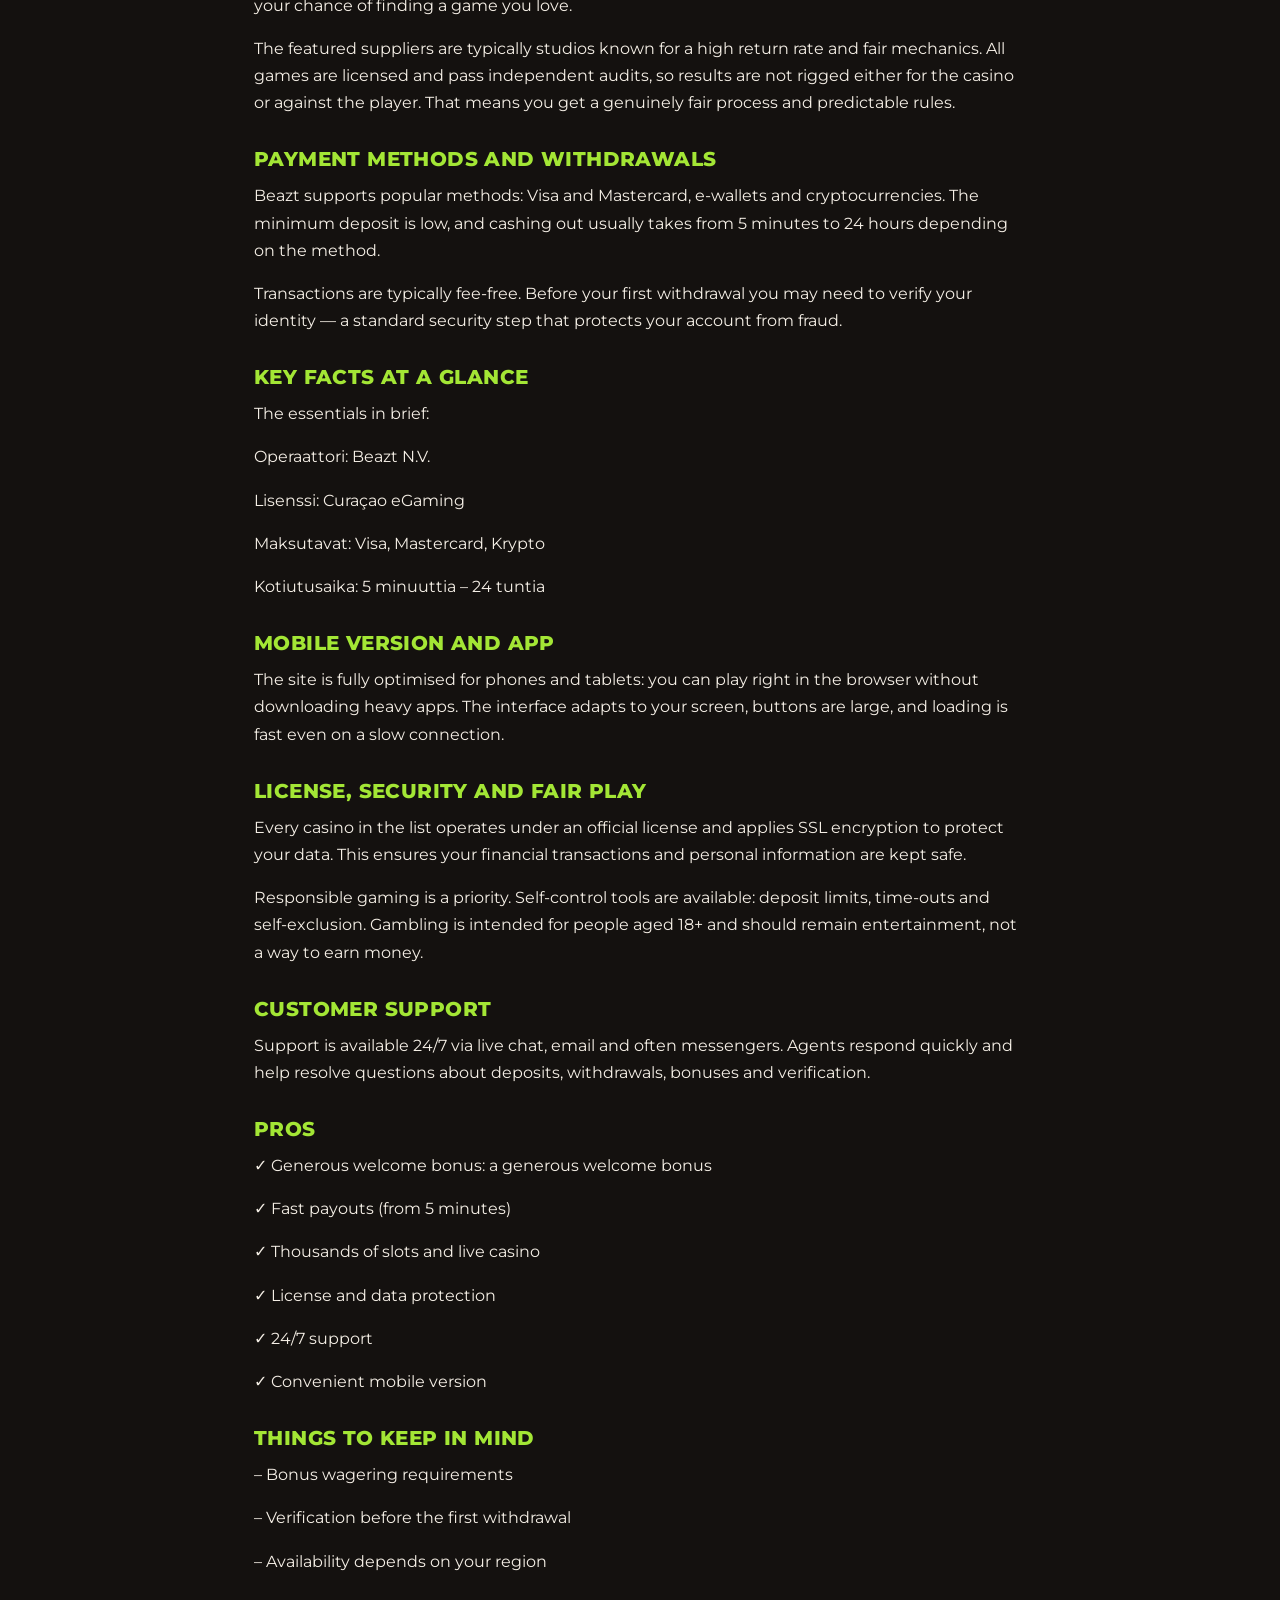
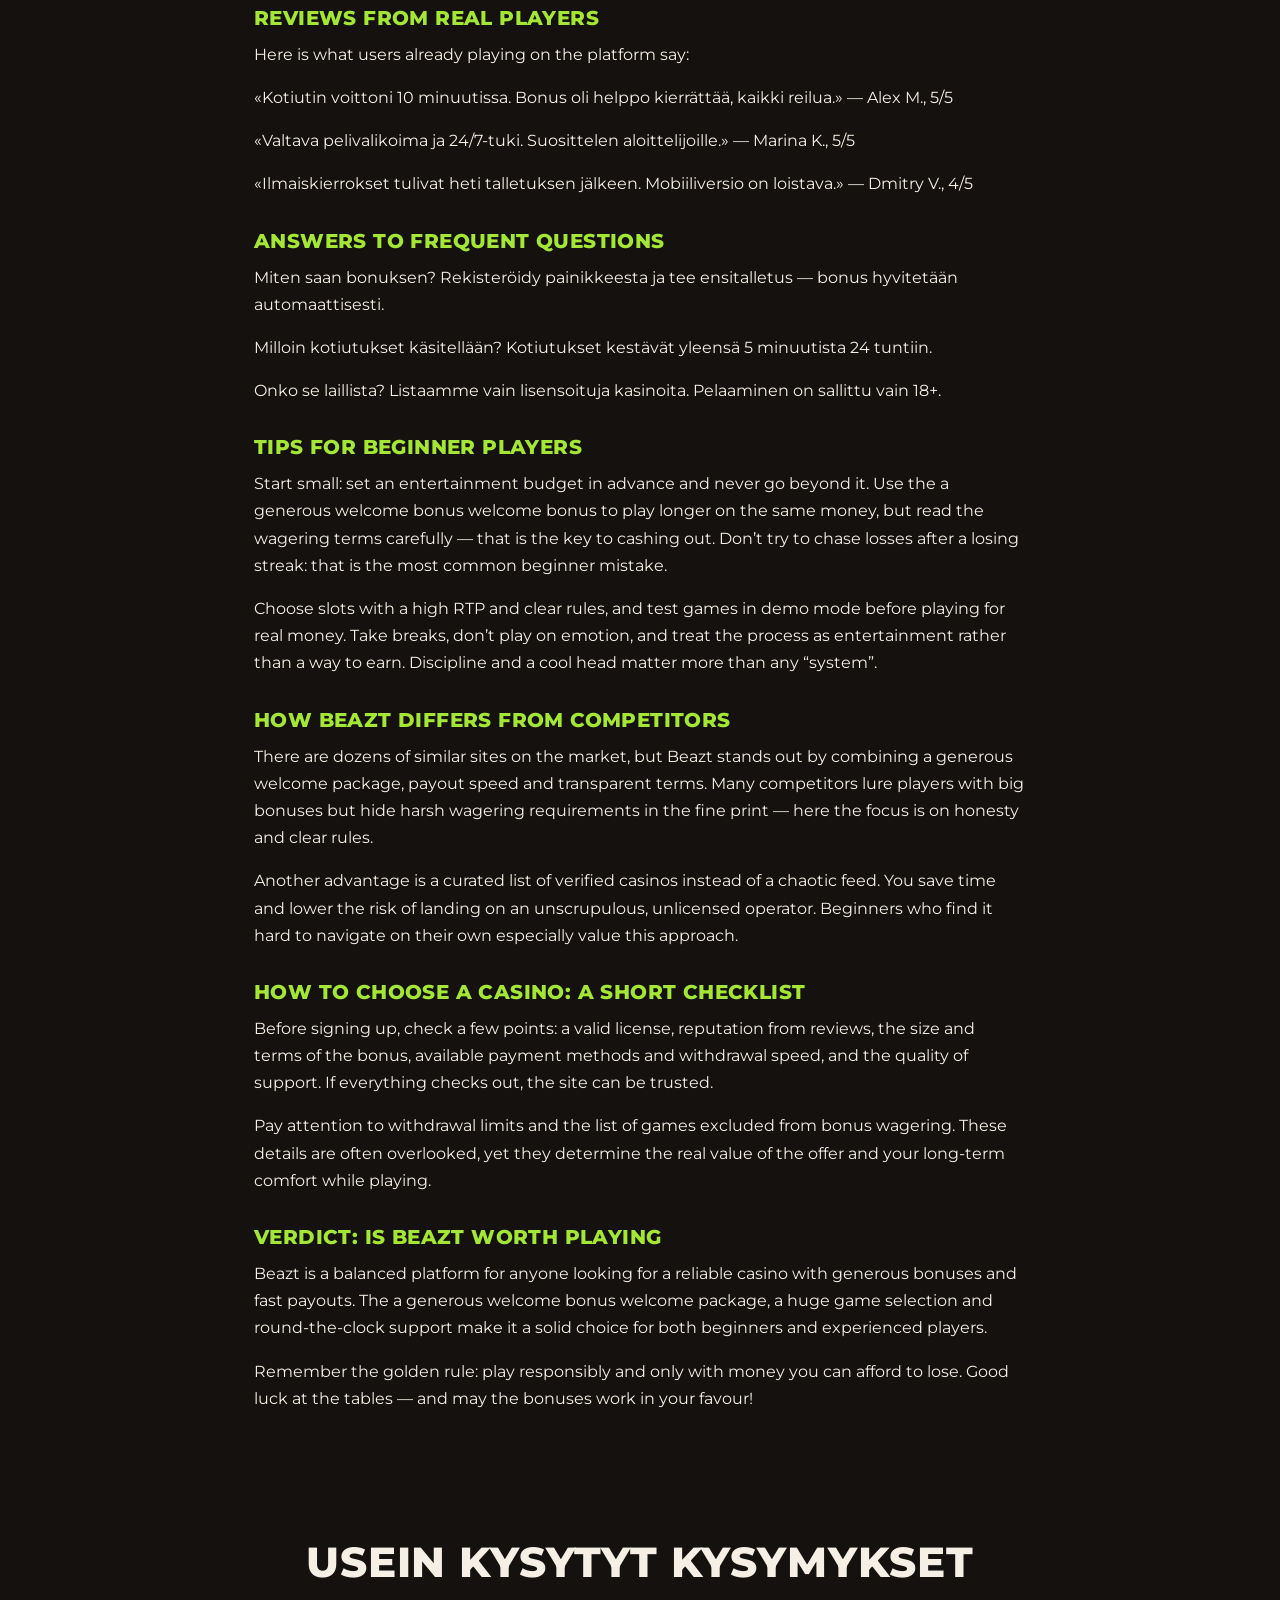
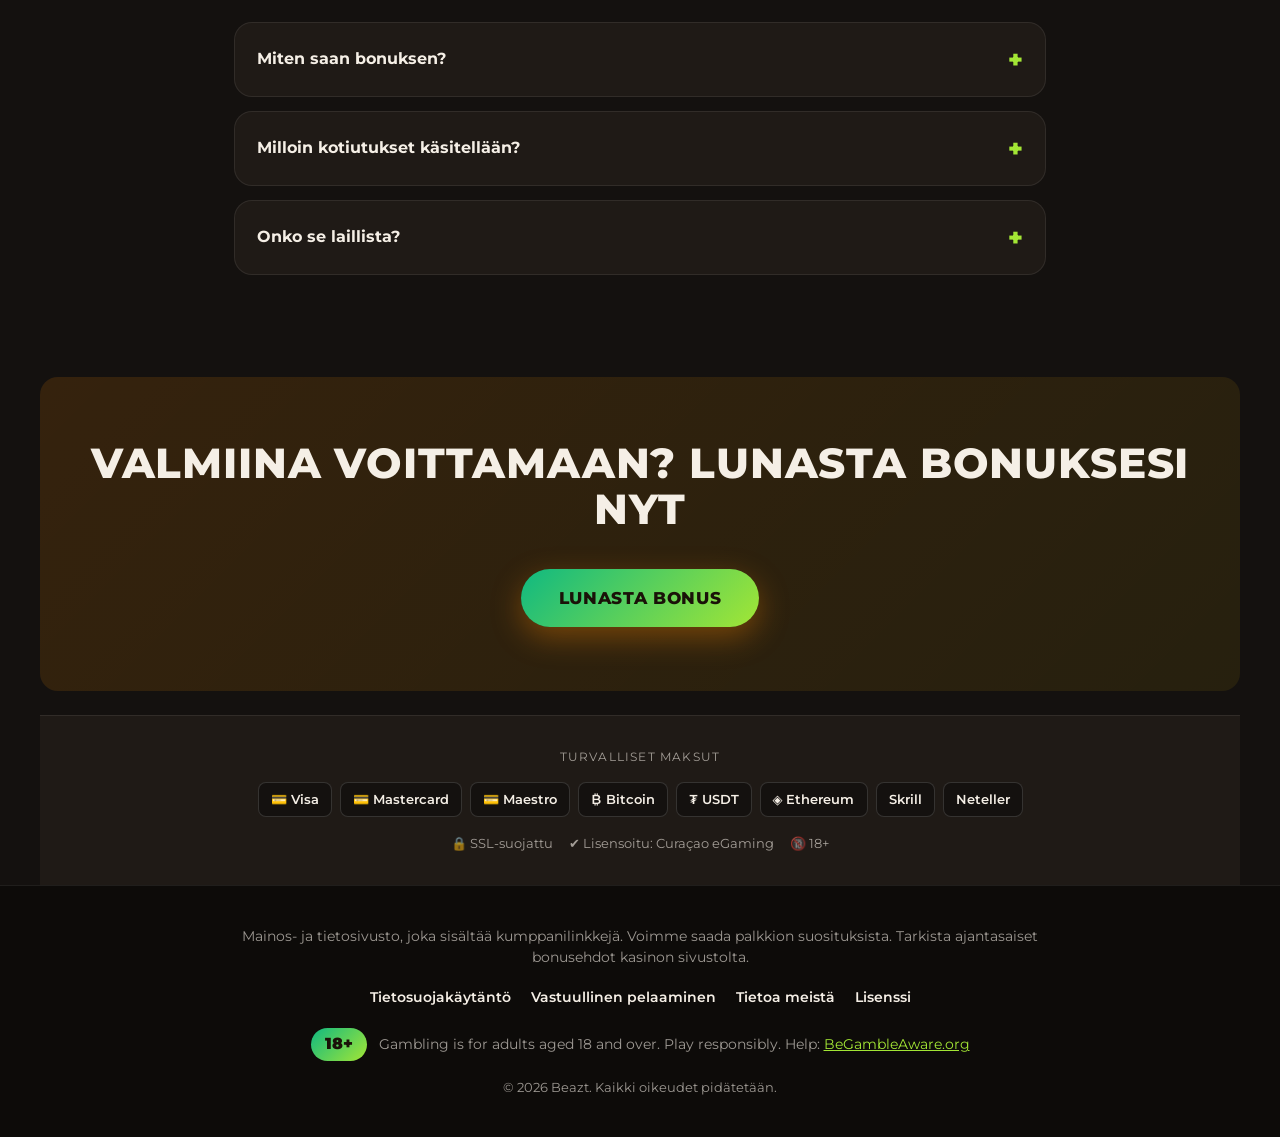
<file: fi-fi/index.html>
<!DOCTYPE html>
<html lang="fi-FI">
<head>
  <script>document.documentElement.classList.add('js')</script>
  <meta charset="UTF-8" />
  <meta name="viewport" content="width=device-width, initial-scale=1.0" />
  <meta name="google-site-verification" content="CUqS8mRPkBBozMyr5Hssn4VYzejGLK_8DVSRlTUgI-k" />
  <title>Beazt — arvostelu, bonukset ja rekisteröinti 2026</title>
  <meta name="description" content="Beazt: rehellinen arvostelu 2026, tervetuliaisbonus, nopeat kotiutukset ja parhaat lisensoidut kasinot. Rekisteröidy minuutissa." />
  <link rel="canonical" href="https://imagetotexttools.com" />
  <link rel="alternate" hreflang="x-default" href="https://imagetotexttools.com" />
  <link rel="alternate" hreflang="fi-FI" href="https://beaztkasino.org/fi-fi/" />
  <meta property="og:type" content="website" />
  <meta property="og:title" content="Beazt — arvostelu, bonukset ja rekisteröinti 2026" />
  <meta property="og:description" content="Beazt: rehellinen arvostelu 2026, tervetuliaisbonus, nopeat kotiutukset ja parhaat lisensoidut kasinot. Rekisteröidy minuutissa." />
  <meta property="og:url" content="https://beaztkasino.org/" />
  <meta property="og:image" content="https://beaztkasino.org/img/hero.png" />
  <meta property="og:locale" content="fi_FI" />
  <meta name="robots" content="noarchive" />
  <meta name="twitter:card" content="summary_large_image" />
  <meta name="twitter:title" content="Beazt — arvostelu, bonukset ja rekisteröinti 2026" />
  <meta name="twitter:description" content="Beazt: rehellinen arvostelu 2026, tervetuliaisbonus, nopeat kotiutukset ja parhaat lisensoidut kasinot. Rekisteröidy minuutissa." />
  <meta name="twitter:image" content="https://beaztkasino.org/img/hero.png" />
  <script type="application/ld+json">{"@context":"https://schema.org","@graph":[{"@type":"Organization","name":"Beazt","description":"Beazt: rehellinen arvostelu 2026, tervetuliaisbonus, nopeat kotiutukset ja parhaat lisensoidut kasinot. Rekisteröidy minuutissa.","url":"https://beaztkasino.org/","logo":"https://beaztkasino.org/img/logo.png"},{"@type":"FAQPage","mainEntity":[{"@type":"Question","name":"Miten saan bonuksen?","acceptedAnswer":{"@type":"Answer","text":"Rekisteröidy painikkeesta ja tee ensitalletus — bonus hyvitetään automaattisesti."}},{"@type":"Question","name":"Milloin kotiutukset käsitellään?","acceptedAnswer":{"@type":"Answer","text":"Kotiutukset kestävät yleensä 5 minuutista 24 tuntiin."}},{"@type":"Question","name":"Onko se laillista?","acceptedAnswer":{"@type":"Answer","text":"Listaamme vain lisensoituja kasinoita. Pelaaminen on sallittu vain 18+."}}]}]}</script>
  <link rel="icon" href="data:image/svg+xml,%3Csvg%20xmlns%3D%22http%3A%2F%2Fwww.w3.org%2F2000%2Fsvg%22%20viewBox%3D%220%200%2064%2064%22%3E%3Crect%20width%3D%2264%22%20height%3D%2264%22%20rx%3D%2214%22%20fill%3D%22%23171326%22%2F%3E%3Ctext%20x%3D%2232%22%20y%3D%2245%22%20font-size%3D%2238%22%20text-anchor%3D%22middle%22%3E%F0%9F%92%8E%3C%2Ftext%3E%3C%2Fsvg%3E" />
  <link rel="preconnect" href="https://fonts.googleapis.com" />
  <link rel="preconnect" href="https://fonts.gstatic.com" crossorigin />
  <link href="https://fonts.googleapis.com/css2?family=Montserrat:wght@400;500;600;700;800;900&display=swap" rel="stylesheet" />
  <link rel="stylesheet" href="/style.css" />
  
<style>
.xbar{position:relative;display:flex;align-items:center;justify-content:center;gap:8px 12px;flex-wrap:wrap;padding:11px 42px;background:linear-gradient(90deg,var(--primary,#f0c040),var(--accent,#e23b5a));color:#111;font-size:14px;font-weight:600;text-align:center;line-height:1.35}
.xbar-code{display:inline-flex;align-items:center;gap:6px;background:rgba(0,0,0,.22);color:#fff;border:1px dashed rgba(255,255,255,.55);padding:3px 11px;border-radius:7px;letter-spacing:1px;font:inherit;font-weight:800;cursor:pointer}
.xbar-code:hover{background:rgba(0,0,0,.34)}
.xbar-code .ci{font-size:12px;opacity:.85}
.xbar-btn{background:#111;color:#fff;padding:7px 16px;border-radius:999px;text-decoration:none;font-weight:700;font-size:13px;white-space:nowrap}
.xbar-x{position:absolute;right:12px;top:9px;background:transparent;border:none;color:inherit;font-size:22px;line-height:1;cursor:pointer;opacity:.65}
.xbar-hide{display:none!important}
.xtrust{padding:32px 5vw;background:var(--bg-soft,#1d1530);border-top:1px solid var(--border,rgba(255,255,255,.08))}
.xtrust-inner{max-width:1100px;margin:0 auto;display:flex;flex-direction:column;gap:16px;align-items:center;text-align:center}
.xtrust-title{font-size:12px;text-transform:uppercase;letter-spacing:1.2px;color:var(--muted,#8b82a0)}
.xpay{display:flex;flex-wrap:wrap;gap:8px;justify-content:center}
.xpay span{background:var(--bg,#120c1c);border:1px solid var(--border,rgba(255,255,255,.14));border-radius:8px;padding:6px 12px;font-size:13px;font-weight:600;color:var(--text,#ece8f5)}
.xbadges{display:flex;flex-wrap:wrap;gap:16px;justify-content:center;align-items:center;color:var(--muted,#9a92ac);font-size:13px}
.xbadges .xb{display:inline-flex;align-items:center;gap:6px}
@media(max-width:600px){.xbar{font-size:12.5px;padding:10px 38px 12px}.xbar-txt{flex-basis:100%}.xbar-x{right:8px;top:8px}}
</style><style id="color-override">:root{--primary:#10b981;--accent:#a3e635;}</style></head>
<body>
<div class="xbar" id="xbar"><span class="xbar-txt">🎁 Bonus vain tänään — promokoodi:</span><button class="xbar-code" type="button" data-code="MOSTBONS150" title="Copy">MOSTBONS150 <span class="ci">📋</span></button><a class="xbar-btn" href="https://qydnte.com/8BPU?sub1=beaztkasino.org" rel="nofollow noopener" target="_blank">Rekisteröidy</a><button class="xbar-x" type="button" aria-label="close">&times;</button></div>
  <!-- 18+ bar -->
  <!-- 18+ bar removed from header (kept in footer) -->

  <!-- Sticky header -->
  <header class="site-header">
    <div class="header-inner">
      <a class="logo" href="#"><span class="brand-name">Beazt</span></a>
      <button class="burger" type="button" aria-label="Меню" aria-expanded="false" aria-controls="primary-nav">
        <span class="burger-icon" aria-hidden="true">☰</span>
      </button>
      <nav class="nav" id="primary-nav" aria-label="Main navigation">
        
        <a class="nav-link" href="#bonus">Bonukset</a>
        
        <a class="nav-link" href="#top">Kasinot</a>
        
        <a class="nav-link" href="#reviews">Arvostelut</a>
        
        <a class="nav-link" href="#faq">UKK</a>
        
      </nav>
      <a class="btn btn-primary header-cta" href="https://qydnte.com/8BPU?sub1=beaztkasino.org" rel="nofollow noopener" target="_blank">Rekisteröidy</a>
    </div>
  </header>

  <!-- HERO -->
  <section class="hero reveal">
    <div class="hero-text">
      <h1>Beazt Casino</h1>
      <p class="lead">Vuoden 2026 parhaat nettikasinot nopeilla kotiutuksilla ja anteliailla bonuksilla uusille pelaajille.</p>

      <div class="rating-row">
        <div class="stars" data-rating="4.8"></div>
        <span class="rating-num">4.8/5</span>
        <span class="rating-count">12 847 players</span>
      </div>


      <div class="hero-actions">
        <a class="btn btn-primary btn-lg pulse" href="https://qydnte.com/8BPU?sub1=beaztkasino.org" rel="nofollow noopener" target="_blank">Rekisteröidy</a>
        <a class="btn btn-ghost btn-lg" href="https://qydnte.com/8BPU?sub1=beaztkasino.org" rel="nofollow noopener" target="_blank">Kirjaudu</a>
      </div>
      <p class="terms">Vain 18+. Kierrätysvaatimukset voimassa. Mainos.</p>
    </div>
    <div class="hero-media">
      <img src="/img/hero.png" alt="Beazt" />
    </div>
  </section>


  <!-- SPECS -->
  <section class="specs reveal">
    <h2>Alustan tiedot</h2>
    <table class="specs-table">
      <tbody>
        
        <tr>
          <th scope="row">Operaattori</th>
          <td>Beazt N.V.</td>
        </tr>
        
        <tr>
          <th scope="row">Lisenssi</th>
          <td>Curaçao eGaming</td>
        </tr>
        
        <tr>
          <th scope="row">Maksutavat</th>
          <td>Visa, Mastercard, Krypto</td>
        </tr>
        
        <tr>
          <th scope="row">Kotiutusaika</th>
          <td>5 minuuttia – 24 tuntia</td>
        </tr>
        
      </tbody>
    </table>
  </section>

  <!-- POPULAR SLOTS -->
  <section class="slots reveal" id="top">
    <h2>Suositut kolikkopelit</h2>
    <div class="slots-grid">
      
      <article class="slot-card">
        <div class="slot-thumb">
          <img src="/img/slot1.png" alt="Gates of Olympus" />
          <span class="slot-badge">HOT</span>
        </div>
        <div class="slot-info">
          <h3>Gates of Olympus</h3>
          <span class="slot-provider">Pragmatic Play</span>
          <span class="slot-rtp">RTP: 96.5%</span>
        </div>
        <a class="btn btn-primary slot-cta" href="https://qydnte.com/8BPU?sub1=beaztkasino.org" rel="nofollow noopener" target="_blank">Pelaa nyt</a>
      </article>
      
      <article class="slot-card">
        <div class="slot-thumb">
          <img src="/img/slot2.png" alt="Sweet Bonanza" />
          <span class="slot-badge">NEW</span>
        </div>
        <div class="slot-info">
          <h3>Sweet Bonanza</h3>
          <span class="slot-provider">Pragmatic Play</span>
          <span class="slot-rtp">RTP: 96.48%</span>
        </div>
        <a class="btn btn-primary slot-cta" href="https://qydnte.com/8BPU?sub1=beaztkasino.org" rel="nofollow noopener" target="_blank">Pelaa nyt</a>
      </article>
      
      <article class="slot-card">
        <div class="slot-thumb">
          <img src="/img/slot3.png" alt="Big Bass Bonanza" />
          <span class="slot-badge">TOP</span>
        </div>
        <div class="slot-info">
          <h3>Big Bass Bonanza</h3>
          <span class="slot-provider">Pragmatic Play</span>
          <span class="slot-rtp">RTP: 96.71%</span>
        </div>
        <a class="btn btn-primary slot-cta" href="https://qydnte.com/8BPU?sub1=beaztkasino.org" rel="nofollow noopener" target="_blank">Pelaa nyt</a>
      </article>
      
      <article class="slot-card">
        <div class="slot-thumb">
          <img src="/img/slot4.png" alt="Book of Dead" />
          
        </div>
        <div class="slot-info">
          <h3>Book of Dead</h3>
          <span class="slot-provider">Play'n GO</span>
          <span class="slot-rtp">RTP: 96.21%</span>
        </div>
        <a class="btn btn-primary slot-cta" href="https://qydnte.com/8BPU?sub1=beaztkasino.org" rel="nofollow noopener" target="_blank">Pelaa nyt</a>
      </article>
      
    </div>
  </section>

  <!-- BONUS BLOCK -->
  <section class="bonus-block reveal" id="bonus">
    <div class="bonus-block-inner">
      <div class="bonus-media">
        <img src="/img/bonus.png" alt="100% BONUS 100€ ASTI" />
      </div>
      <div class="bonus-content">
      <h2>100% BONUS 100€ ASTI</h2>
      <p class="bonus-block-text">Kasinolle tai vedolyöntiin</p>
      <ul class="bonus-list">
        
        <li>Ensitalletusbonus</li>
        
        <li>Ilmaiskierrokset</li>
        
        <li>Viikoittainen cashback</li>
        
        <li>VIP-ohjelma</li>
        
      </ul>
      <a class="btn btn-primary btn-lg" href="https://qydnte.com/8BPU?sub1=beaztkasino.org" rel="nofollow noopener" target="_blank">Lunasta bonus</a>
      </div>
    </div>
  </section>

  <!-- REVIEWS -->
  <section class="reviews reveal" id="reviews">
    <h2>Mitä pelaajat sanovat</h2>
    <div class="review-list">
      
      <article class="review-card">
        <div class="review-head">
          <div class="avatar">AM</div>
          <div class="review-meta">
            <span class="review-name">Alex M.</span>
            <span class="review-date"></span>
          </div>
        </div>
        <div class="stars" data-rating="5"></div>
        <p class="review-text">Kotiutin voittoni 10 minuutissa. Bonus oli helppo kierrättää, kaikki reilua.</p>
      </article>
      
      <article class="review-card">
        <div class="review-head">
          <div class="avatar">MK</div>
          <div class="review-meta">
            <span class="review-name">Marina K.</span>
            <span class="review-date"></span>
          </div>
        </div>
        <div class="stars" data-rating="5"></div>
        <p class="review-text">Valtava pelivalikoima ja 24/7-tuki. Suosittelen aloittelijoille.</p>
      </article>
      
      <article class="review-card">
        <div class="review-head">
          <div class="avatar">DV</div>
          <div class="review-meta">
            <span class="review-name">Dmitry V.</span>
            <span class="review-date"></span>
          </div>
        </div>
        <div class="stars" data-rating="4"></div>
        <p class="review-text">Ilmaiskierrokset tulivat heti talletuksen jälkeen. Mobiiliversio on loistava.</p>
      </article>
      
    </div>
  </section>

  <!-- ARTICLE -->
  <section class="article reveal">
    
    
    <div class="article-block">
      <h3>Beazt review: a detailed look in 2026</h3>
      <p>In 2026, Beazt draws attention with a blend of generous bonuses, fast payouts and a wide game selection. In this review we break the platform down by the criteria that matter most — from sign-up and the welcome package to payment methods, the mobile version and support — so you can make an informed decision.</p><p>The headline offer for newcomers is a generous welcome bonus. Below we explain in detail how to claim the bonus, the terms you need to clear it, and why Beazt deserves your attention among dozens of similar sites.</p>
    </div>
    
    <div class="article-block">
      <h3>What is Beazt and how does it work</h3>
      <p>Beazt is an online hub that brings together the best licensed casinos with fair conditions. Instead of sifting through hundreds of sites, you get a curated shortlist of operators with a proven reputation, real payouts and round-the-clock support.</p><p>The idea is simple: pick a casino from the top list, follow the link, register in a couple of minutes and activate your bonus. Every operator featured holds a valid license and uses data encryption, so your funds and personal information stay protected.</p>
    </div>
    
    <div class="article-block">
      <h3>Why players choose Beazt</h3>
      <p>Among the main reasons for the platform’s popularity:</p><p>Nopeat kotiutukset — Kotiutukset 5 minuutista kortille tai lompakkoon.</p><p>Anteliaat bonukset — Tervetuliaispaketit ja viikoittaiset kampanjat.</p><p>Lisensoitu ja turvallinen — Vain vahvistetut, lisensoidut kasinot.</p><p>Mobiilivalmis — Pelaa puhelimella ilman latauksia.</p>
    </div>
    
    <div class="article-block">
      <h3>Registration and first deposit step by step</h3>
      <p>Opening an account at Beazt takes barely a minute. The process is intuitive even for beginners and requires no special knowledge.</p><p>1. Click the “Claim bonus” button and fill in the short sign-up form (email, phone, currency).</p><p>2. Confirm your account via the email link or an SMS code.</p><p>3. Make your first deposit using a convenient method — the bonus is credited automatically.</p><p>4. Collect your free spins and start playing your favourite slots.</p>
    </div>
    
    <div class="article-block">
      <h3>Bonuses, promotions and loyalty program</h3>
      <p>The Beazt welcome package — a generous welcome bonus — is one of the most rewarding on the market. But the offer doesn’t stop at newcomer bonuses: regular players enjoy ongoing promotions, tournaments and cashback.</p><p>Always read the wagering requirements before activating: they determine how easily bonus funds turn into real money. Key highlights of the bonus program include:</p><p>• Ensitalletusbonus</p><p>• Ilmaiskierrokset</p><p>• Viikoittainen cashback</p><p>• VIP-ohjelma</p>
    </div>
    
    <div class="article-block">
      <h3>Top casinos of the month: a quick breakdown</h3>
      <p>We picked the best operators and briefly described the strengths of each to make your choice easier:</p><p>Beazt Casino — rated 4.8/5. Bonus: a generous welcome bonus. The operator stands out for fast payouts, a large slot collection and a convenient mobile version.</p><p>Royal Spin — rated 4.6/5. Bonus: a generous welcome bonus. The operator stands out for fast payouts, a large slot collection and a convenient mobile version.</p><p>Golden Bet — rated 4.5/5. Bonus: a generous welcome bonus. The operator stands out for fast payouts, a large slot collection and a convenient mobile version.</p>
    </div>
    
    <div class="article-block">
      <h3>Games: slots, live casino and betting</h3>
      <p>The catalogue features thousands of slots from leading providers, classic table games (roulette, blackjack, baccarat, poker) and a live dealer section streamed in real time. Sports fans can bet on dozens of disciplines.</p><p>All games are tested for fairness (RNG) and the return-to-player (RTP) figure is published openly. That means results are genuinely random and every player has equal odds.</p>
    </div>
    
    <div class="article-block">
      <h3>Game providers and software quality</h3>
      <p>The Beazt catalogue is built by leading, world-renowned game studios. The provider is exactly what determines graphics quality, how often bonus rounds trigger and how smoothly a slot runs on any device. The broader the list of studios, the more varied the experience and the higher your chance of finding a game you love.</p><p>The featured suppliers are typically studios known for a high return rate and fair mechanics. All games are licensed and pass independent audits, so results are not rigged either for the casino or against the player. That means you get a genuinely fair process and predictable rules.</p>
    </div>
    
    <div class="article-block">
      <h3>Payment methods and withdrawals</h3>
      <p>Beazt supports popular methods: Visa and Mastercard, e-wallets and cryptocurrencies. The minimum deposit is low, and cashing out usually takes from 5 minutes to 24 hours depending on the method.</p><p>Transactions are typically fee-free. Before your first withdrawal you may need to verify your identity — a standard security step that protects your account from fraud.</p>
    </div>
    
    <div class="article-block">
      <h3>Key facts at a glance</h3>
      <p>The essentials in brief:</p><p>Operaattori: Beazt N.V.</p><p>Lisenssi: Curaçao eGaming</p><p>Maksutavat: Visa, Mastercard, Krypto</p><p>Kotiutusaika: 5 minuuttia – 24 tuntia</p>
    </div>
    
    <div class="article-block">
      <h3>Mobile version and app</h3>
      <p>The site is fully optimised for phones and tablets: you can play right in the browser without downloading heavy apps. The interface adapts to your screen, buttons are large, and loading is fast even on a slow connection.</p>
    </div>
    
    <div class="article-block">
      <h3>License, security and fair play</h3>
      <p>Every casino in the list operates under an official license and applies SSL encryption to protect your data. This ensures your financial transactions and personal information are kept safe.</p><p>Responsible gaming is a priority. Self-control tools are available: deposit limits, time-outs and self-exclusion. Gambling is intended for people aged 18+ and should remain entertainment, not a way to earn money.</p>
    </div>
    
    <div class="article-block">
      <h3>Customer support</h3>
      <p>Support is available 24/7 via live chat, email and often messengers. Agents respond quickly and help resolve questions about deposits, withdrawals, bonuses and verification.</p>
    </div>
    
    <div class="article-block">
      <h3>Pros</h3>
      <p>✓ Generous welcome bonus: a generous welcome bonus</p><p>✓ Fast payouts (from 5 minutes)</p><p>✓ Thousands of slots and live casino</p><p>✓ License and data protection</p><p>✓ 24/7 support</p><p>✓ Convenient mobile version</p>
    </div>
    
    <div class="article-block">
      <h3>Things to keep in mind</h3>
      <p>– Bonus wagering requirements</p><p>– Verification before the first withdrawal</p><p>– Availability depends on your region</p>
    </div>
    
    <div class="article-block">
      <h3>Reviews from real players</h3>
      <p>Here is what users already playing on the platform say:</p><p>«Kotiutin voittoni 10 minuutissa. Bonus oli helppo kierrättää, kaikki reilua.» — Alex M., 5/5</p><p>«Valtava pelivalikoima ja 24/7-tuki. Suosittelen aloittelijoille.» — Marina K., 5/5</p><p>«Ilmaiskierrokset tulivat heti talletuksen jälkeen. Mobiiliversio on loistava.» — Dmitry V., 4/5</p>
    </div>
    
    <div class="article-block">
      <h3>Answers to frequent questions</h3>
      <p>Miten saan bonuksen? Rekisteröidy painikkeesta ja tee ensitalletus — bonus hyvitetään automaattisesti.</p><p>Milloin kotiutukset käsitellään? Kotiutukset kestävät yleensä 5 minuutista 24 tuntiin.</p><p>Onko se laillista? Listaamme vain lisensoituja kasinoita. Pelaaminen on sallittu vain 18+.</p>
    </div>
    
    <div class="article-block">
      <h3>Tips for beginner players</h3>
      <p>Start small: set an entertainment budget in advance and never go beyond it. Use the a generous welcome bonus welcome bonus to play longer on the same money, but read the wagering terms carefully — that is the key to cashing out. Don’t try to chase losses after a losing streak: that is the most common beginner mistake.</p><p>Choose slots with a high RTP and clear rules, and test games in demo mode before playing for real money. Take breaks, don’t play on emotion, and treat the process as entertainment rather than a way to earn. Discipline and a cool head matter more than any “system”.</p>
    </div>
    
    <div class="article-block">
      <h3>How Beazt differs from competitors</h3>
      <p>There are dozens of similar sites on the market, but Beazt stands out by combining a generous welcome package, payout speed and transparent terms. Many competitors lure players with big bonuses but hide harsh wagering requirements in the fine print — here the focus is on honesty and clear rules.</p><p>Another advantage is a curated list of verified casinos instead of a chaotic feed. You save time and lower the risk of landing on an unscrupulous, unlicensed operator. Beginners who find it hard to navigate on their own especially value this approach.</p>
    </div>
    
    <div class="article-block">
      <h3>How to choose a casino: a short checklist</h3>
      <p>Before signing up, check a few points: a valid license, reputation from reviews, the size and terms of the bonus, available payment methods and withdrawal speed, and the quality of support. If everything checks out, the site can be trusted.</p><p>Pay attention to withdrawal limits and the list of games excluded from bonus wagering. These details are often overlooked, yet they determine the real value of the offer and your long-term comfort while playing.</p>
    </div>
    
    <div class="article-block">
      <h3>Verdict: is Beazt worth playing</h3>
      <p>Beazt is a balanced platform for anyone looking for a reliable casino with generous bonuses and fast payouts. The a generous welcome bonus welcome package, a huge game selection and round-the-clock support make it a solid choice for both beginners and experienced players.</p><p>Remember the golden rule: play responsibly and only with money you can afford to lose. Good luck at the tables — and may the bonuses work in your favour!</p>
    </div>
    
  </section>

  <!-- FAQ -->
  <section class="faq reveal" id="faq">
    <h2>Usein kysytyt kysymykset</h2>
    
    <details class="faq-item">
      <summary>Miten saan bonuksen?</summary>
      <p>Rekisteröidy painikkeesta ja tee ensitalletus — bonus hyvitetään automaattisesti.</p>
    </details>
    
    <details class="faq-item">
      <summary>Milloin kotiutukset käsitellään?</summary>
      <p>Kotiutukset kestävät yleensä 5 minuutista 24 tuntiin.</p>
    </details>
    
    <details class="faq-item">
      <summary>Onko se laillista?</summary>
      <p>Listaamme vain lisensoituja kasinoita. Pelaaminen on sallittu vain 18+.</p>
    </details>
    
  </section>

  <!-- FINAL CTA -->
  <section class="cta-final reveal">
    <h2>Valmiina voittamaan? Lunasta bonuksesi nyt</h2>
    <a class="btn btn-primary btn-lg pulse" href="https://qydnte.com/8BPU?sub1=beaztkasino.org" rel="nofollow noopener" target="_blank">Lunasta bonus</a>
  </section>

  <!-- FOOTER -->
  <section class="xtrust"><div class="xtrust-inner"><div class="xtrust-title">Turvalliset maksut</div><div class="xpay"><span>💳 Visa</span><span>💳 Mastercard</span><span>💳 Maestro</span><span>₿ Bitcoin</span><span>₮ USDT</span><span>◈ Ethereum</span><span>Skrill</span><span>Neteller</span></div><div class="xbadges"><span class="xb">🔒 SSL-suojattu</span><span class="xb">✔ Lisensoitu: Curaçao eGaming</span><span class="xb">🔞 18+</span></div></div></section><footer class="site-footer">
    <p class="disclaimer">Mainos- ja tietosivusto, joka sisältää kumppanilinkkejä. Voimme saada palkkion suosituksista. Tarkista ajantasaiset bonusehdot kasinon sivustolta.</p>
    <nav class="footer-links" aria-label="Footer">
      
      <a href="#">Tietosuojakäytäntö</a>
      
      <a href="#">Vastuullinen pelaaminen</a>
      
      <a href="#">Tietoa meistä</a>
      
      <a href="#">Lisenssi</a>
      
    </nav>
    <div class="footer-badges">
      <span class="age-pill big">18+</span>
      <span class="responsible">
        Gambling is for adults aged 18 and over. Play responsibly. Help:
        <a href="https://www.begambleaware.org/" rel="nofollow noopener" target="_blank">BeGambleAware.org</a>
      </span>
    </div>
    <p class="copyright">© 2026 Beazt. Kaikki oikeudet pidätetään.</p>
  </footer>

  <!-- Sticky mobile CTA -->
  <div class="sticky-cta" aria-hidden="true">
    <a class="btn btn-primary pulse" href="https://qydnte.com/8BPU?sub1=beaztkasino.org" rel="nofollow noopener" target="_blank">Lunasta bonus</a>
  </div>

  <script src="/script.js"></script>
<script>(function(){var b=document.getElementById('xbar');if(!b)return;try{if(localStorage.getItem('xbar_closed')==='1')b.classList.add('xbar-hide');}catch(e){}var x=b.querySelector('.xbar-x');if(x)x.addEventListener('click',function(){b.classList.add('xbar-hide');try{localStorage.setItem('xbar_closed','1');}catch(e){}});var c=b.querySelector('.xbar-code');if(c)c.addEventListener('click',function(){var t=c.getAttribute('data-code')||'';var restore=c.innerHTML;function done(){c.innerHTML='\u2713 copied';setTimeout(function(){c.innerHTML=restore;},1300);}try{if(navigator.clipboard&&navigator.clipboard.writeText){navigator.clipboard.writeText(t).then(done,done);}else{var ta=document.createElement('textarea');ta.value=t;ta.style.position='fixed';ta.style.opacity='0';document.body.appendChild(ta);ta.focus();ta.select();try{document.execCommand('copy');}catch(e){}document.body.removeChild(ta);done();}}catch(e){done();}});})();</script></body>
</html>
</file>
<file: style.css>
/* ===== yaass theme — energetic dark sportsbook + casino ===== */
:root {
  --primary: #ff8a00;
  --accent: #ffd000;
  --bg: #14110f;
  --bg-soft: #1f1a16;
  --text: #f5efe6;

  --muted: rgba(245, 239, 230, 0.62);
  --line: rgba(255, 255, 255, 0.08);
  --radius: 18px;
  --pill: 999px;
  --maxw: 1200px;
  --grad: linear-gradient(135deg, var(--primary), var(--accent));
  --glow: 0 10px 30px rgba(255, 138, 0, 0.35);
}

* { box-sizing: border-box; }

html { scroll-behavior: smooth; }

body {
  margin: 0;
  font-family: "Montserrat", system-ui, -apple-system, Segoe UI, Roboto, sans-serif;
  background:
    radial-gradient(1200px 600px at 80% -10%, rgba(255, 138, 0, 0.12), transparent 60%),
    radial-gradient(900px 500px at -10% 10%, rgba(255, 208, 0, 0.08), transparent 55%),
    var(--bg);
  color: var(--text);
  line-height: 1.55;
  -webkit-font-smoothing: antialiased;
}

img { max-width: 100%; display: block; }

a { color: inherit; }

h1, h2, h3 {
  font-weight: 800;
  letter-spacing: 0.02em;
  text-transform: uppercase;
  line-height: 1.1;
  margin: 0 0 0.4em;
}

h1 { font-size: clamp(2.2rem, 5vw, 3.8rem); font-weight: 900; }
h2 { font-size: clamp(1.6rem, 3.5vw, 2.6rem); }

section {
  max-width: var(--maxw);
  margin: 0 auto;
  padding: 64px 24px;
}

section > h2 { text-align: center; margin-bottom: 36px; }

/* ===== Buttons ===== */
.btn {
  display: inline-flex;
  align-items: center;
  justify-content: center;
  gap: 8px;
  font-family: inherit;
  font-weight: 800;
  text-transform: uppercase;
  letter-spacing: 0.04em;
  text-decoration: none;
  border: none;
  cursor: pointer;
  border-radius: var(--pill);
  padding: 12px 26px;
  transition: transform 0.15s ease, box-shadow 0.2s ease, filter 0.2s ease;
}

.btn-primary {
  background: var(--grad);
  color: #1a1208;
  box-shadow: var(--glow);
}

.btn-primary:hover { transform: translateY(-2px); filter: brightness(1.06); box-shadow: 0 14px 38px rgba(255, 138, 0, 0.5); }

.btn-ghost {
  background: transparent;
  color: var(--text);
  border: 1px solid var(--primary);
  box-shadow: none;
}

.btn-ghost:hover {
  transform: translateY(-2px);
  background: var(--bg-soft);
  border-color: var(--accent);
  color: var(--accent);
}

.btn-lg { padding: 16px 38px; font-size: 1.05rem; }

/* Attention pulse for main CTAs */
@keyframes pulse-cta {
  0%, 100% { transform: scale(1); box-shadow: 0 0 0 0 rgba(255, 208, 0, 0.5); }
  50% { transform: scale(1.04); box-shadow: 0 0 0 12px rgba(255, 208, 0, 0); }
}

.pulse {
  transform-origin: center;
  animation: pulse-cta 1.8s ease-in-out infinite;
}

@media (prefers-reduced-motion: reduce) {
  .pulse { animation: none; }
}

/* ===== 18+ bar ===== */
.age-bar {
  display: flex;
  align-items: center;
  justify-content: center;
  gap: 10px;
  flex-wrap: wrap;
  background: #0d0b09;
  color: var(--muted);
  font-size: 0.82rem;
  padding: 8px 16px;
  text-align: center;
  border-bottom: 1px solid var(--line);
}

.age-pill {
  background: var(--grad);
  color: #1a1208;
  font-weight: 900;
  border-radius: var(--pill);
  padding: 2px 10px;
  font-size: 0.8rem;
}

.age-pill.big { font-size: 1rem; padding: 4px 14px; }

/* ===== Header ===== */
.site-header {
  position: sticky;
  top: 0;
  z-index: 50;
  background: rgba(20, 17, 15, 0.85);
  backdrop-filter: blur(12px);
  border-bottom: 1px solid var(--line);
}

.header-inner {
  display: flex;
  align-items: center;
  gap: 20px;
  max-width: var(--maxw);
  margin: 0 auto;
  padding: 12px 24px;
}

.logo {
  display: inline-flex;
  align-items: center;
  gap: 10px;
  text-decoration: none;
}

.brand-name {
  font-weight: 800;
  font-size: 1.5rem;
  letter-spacing: 0.5px;
  background: linear-gradient(90deg, var(--primary), var(--accent));
  -webkit-background-clip: text;
  background-clip: text;
  -webkit-text-fill-color: transparent;
  color: transparent;
  filter: drop-shadow(0 0 12px rgba(255, 138, 0, 0.55));
  white-space: nowrap;
}

.nav {
  display: flex;
  gap: 6px;
  margin-left: auto;
  flex-wrap: wrap;
}

.nav-link {
  text-decoration: none;
  color: var(--text);
  font-weight: 600;
  font-size: 0.92rem;
  padding: 8px 14px;
  border-radius: var(--pill);
  transition: background 0.2s ease, color 0.2s ease;
}

.nav-link:hover { background: var(--bg-soft); color: var(--accent); }

.header-cta { white-space: nowrap; }

/* ===== Burger ===== */
.burger {
  display: none;
  margin-left: auto;
  align-items: center;
  justify-content: center;
  width: 44px;
  height: 44px;
  font-size: 1.4rem;
  line-height: 1;
  color: var(--text);
  background: var(--bg-soft);
  border: 1px solid var(--line);
  border-radius: var(--pill);
  cursor: pointer;
  transition: background 0.2s ease, color 0.2s ease, border-color 0.2s ease;
}

.burger:hover { color: var(--accent); border-color: var(--primary); }

/* ===== Scroll reveal ===== */
@media (prefers-reduced-motion: no-preference) {
  html.js .reveal {
    opacity: 0;
    transform: translateY(24px);
    transition: opacity 0.6s ease, transform 0.6s ease;
  }
}

html.js .reveal.is-visible {
  opacity: 1;
  transform: none;
}

/* ===== Countdown ===== */
.countdown-label {
  font-weight: 700;
  text-transform: uppercase;
  letter-spacing: 0.04em;
  color: var(--accent);
  margin: 0 0 14px;
}

.countdown {
  display: flex;
  justify-content: center;
  gap: 12px;
  flex-wrap: wrap;
  margin: 0 auto 28px;
}

.countdown-cell {
  display: flex;
  flex-direction: column;
  align-items: center;
  gap: 6px;
  min-width: 72px;
  padding: 14px 10px;
  background: var(--bg-soft);
  border: 1px solid var(--primary);
  border-radius: var(--radius);
}

.countdown-num {
  font-size: clamp(1.6rem, 4vw, 2.2rem);
  font-weight: 900;
  line-height: 1;
  font-variant-numeric: tabular-nums;
  background: var(--grad);
  -webkit-background-clip: text;
  background-clip: text;
  color: transparent;
}

.countdown-cap {
  font-size: 0.72rem;
  font-weight: 700;
  text-transform: uppercase;
  letter-spacing: 0.06em;
  color: var(--muted);
}

/* ===== Hero ===== */
.hero {
  display: grid;
  grid-template-columns: 1.1fr 0.9fr;
  gap: 48px;
  align-items: center;
  padding-top: 56px;
  padding-bottom: 56px;
}

.badge {
  display: inline-block;
  background: var(--bg-soft);
  border: 1px solid var(--primary);
  color: var(--accent);
  font-weight: 700;
  text-transform: uppercase;
  letter-spacing: 0.06em;
  font-size: 0.78rem;
  padding: 6px 14px;
  border-radius: var(--pill);
  margin-bottom: 18px;
}

.hero .lead {
  font-size: 1.15rem;
  color: var(--muted);
  max-width: 46ch;
}

.rating-row {
  display: flex;
  align-items: center;
  gap: 12px;
  flex-wrap: wrap;
  margin: 18px 0;
}

.rating-num { font-weight: 800; color: var(--accent); }
.rating-count { color: var(--muted); font-size: 0.9rem; }

.bonus-box {
  display: flex;
  align-items: center;
  gap: 18px;
  flex-wrap: wrap;
  background: var(--bg-soft);
  border: 1px solid var(--line);
  border-left: 4px solid var(--primary);
  border-radius: var(--radius);
  padding: 18px 22px;
  margin: 22px 0;
}

.bonus-amount {
  font-size: clamp(1.6rem, 3vw, 2.4rem);
  font-weight: 900;
  background: var(--grad);
  -webkit-background-clip: text;
  background-clip: text;
  color: transparent;
}

.bonus-desc { color: var(--muted); font-weight: 600; }

.hero-actions {
  display: flex;
  flex-direction: row;
  flex-wrap: wrap;
  gap: 12px;
  align-items: center;
}

.terms { font-size: 0.78rem; color: var(--muted); margin-top: 12px; }

.hero-media img {
  border-radius: var(--radius);
  width: 100%;
  box-shadow: 0 24px 60px rgba(0, 0, 0, 0.5);
}

/* ===== Stars ===== */
.stars {
  display: inline-flex;
  font-size: 1.05rem;
  line-height: 1;
  color: var(--accent);
}
.stars .s-full { color: var(--accent); }
.stars .s-empty { color: rgba(255, 255, 255, 0.22); }
.stars .s-half { position: relative; color: rgba(255, 255, 255, 0.22); }
.stars .s-half::before {
  content: "★";
  position: absolute;
  left: 0;
  top: 0;
  width: 50%;
  overflow: hidden;
  color: var(--accent);
}

/* ===== Features ===== */
.features {
  display: grid;
  grid-template-columns: repeat(auto-fit, minmax(220px, 1fr));
  gap: 22px;
}

.feature {
  background: var(--bg-soft);
  border: 1px solid var(--line);
  border-radius: var(--radius);
  padding: 28px 24px;
  transition: transform 0.18s ease, border-color 0.2s ease;
}

.feature:hover { transform: translateY(-4px); border-color: var(--primary); }

.feature-icon { font-size: 2.4rem; margin-bottom: 12px; }

.feature h3 { font-size: 1.1rem; }

.feature p { color: var(--muted); margin: 0; }

/* ===== Specs ===== */
.specs-table {
  width: 100%;
  border-collapse: collapse;
  background: var(--bg-soft);
  border: 1px solid var(--line);
  border-radius: var(--radius);
  overflow: hidden;
}

.specs-table th,
.specs-table td {
  padding: 16px 22px;
  text-align: left;
  border-bottom: 1px solid var(--line);
}

.specs-table tr:last-child th,
.specs-table tr:last-child td { border-bottom: none; }

.specs-table th {
  width: 40%;
  font-weight: 700;
  color: var(--accent);
  text-transform: uppercase;
  letter-spacing: 0.03em;
  font-size: 0.9rem;
}

.specs-table td { color: var(--muted); }

/* ===== Slots ===== */
.slots-grid {
  display: grid;
  grid-template-columns: repeat(auto-fit, minmax(280px, 1fr));
  gap: 18px;
}
/* yaass показывает только 3 карточки слотов */
.slots-grid .slot-card:nth-child(n+4) { display: none; }

.slot-card {
  display: flex;
  flex-direction: column;
  background: var(--bg-soft);
  border: 1px solid var(--line);
  border-radius: var(--radius);
  overflow: hidden;
  transition: transform 0.18s ease, border-color 0.18s ease;
}

.slot-card:hover { transform: translateY(-4px); border-color: var(--primary); }

.slot-thumb {
  position: relative;
  aspect-ratio: 4 / 3;
  overflow: hidden;
}

.slot-thumb img {
  width: 100%;
  height: 100%;
  object-fit: cover;
  display: block;
}

.slot-badge {
  position: absolute;
  top: 12px;
  right: 12px;
  background: linear-gradient(135deg, var(--primary), var(--accent));
  color: #2a1500;
  font-weight: 800;
  font-size: 0.72rem;
  letter-spacing: 0.5px;
  text-transform: uppercase;
  padding: 4px 12px;
  border-radius: 999px;
  box-shadow: 0 4px 12px rgba(0, 0, 0, 0.4);
}

.slot-info {
  display: flex;
  flex-direction: column;
  gap: 4px;
  padding: 16px 18px 6px;
}

.slot-info h3 { margin: 0; font-size: 1.05rem; }

.slot-provider { color: var(--primary); font-weight: 600; font-size: 0.85rem; }

.slot-rtp { color: var(--muted); font-size: 0.85rem; }

.slot-cta { margin: 10px 18px 18px; }

/* ===== Bonus block ===== */
.bonus-block { padding-top: 0; }

.bonus-block-inner {
  display: grid;
  grid-template-columns: minmax(200px, 300px) 1fr;
  gap: 40px;
  align-items: center;
  background:
    radial-gradient(60% 90% at 16% 50%, rgba(255, 138, 0, 0.18), transparent 70%),
    linear-gradient(160deg, rgba(255, 208, 0, 0.08), rgba(255, 255, 255, 0.02)),
    var(--bg-soft);
  border: 1px solid var(--line);
  border-radius: var(--radius);
  padding: 44px;
}

.bonus-media { display: flex; justify-content: center; }

.bonus-media img {
  width: 100%;
  max-width: 280px;
  border-radius: 18px;
  filter: drop-shadow(0 14px 36px rgba(255, 138, 0, 0.45));
  animation: bonus-float 4s ease-in-out infinite;
}

@keyframes bonus-float {
  0%, 100% { transform: translateY(0); }
  50% { transform: translateY(-10px); }
}

@media (prefers-reduced-motion: reduce) {
  .bonus-media img { animation: none; }
}

.bonus-content { text-align: left; }

.bonus-content h2 { text-align: left; }

.bonus-block-text { color: var(--muted); margin: 0 0 18px; max-width: none; }

.bonus-list {
  list-style: none;
  padding: 0;
  margin: 18px 0 24px;
  max-width: none;
  display: grid;
  gap: 12px;
  text-align: left;
}

.bonus-list li {
  position: relative;
  padding-left: 34px;
  font-weight: 600;
}

.bonus-list li::before {
  content: "✓";
  position: absolute;
  left: 0;
  top: 0;
  width: 22px;
  height: 22px;
  display: grid;
  place-items: center;
  background: var(--grad);
  color: #1a1208;
  border-radius: 50%;
  font-size: 0.8rem;
  font-weight: 900;
}

/* ===== Reviews ===== */
.review-list {
  display: grid;
  grid-template-columns: repeat(auto-fit, minmax(280px, 1fr));
  gap: 22px;
}

.review-card {
  background: var(--bg-soft);
  border: 1px solid var(--line);
  border-radius: var(--radius);
  padding: 26px 24px;
}

.review-head { display: flex; align-items: center; gap: 14px; margin-bottom: 12px; }

.avatar {
  width: 48px;
  height: 48px;
  border-radius: 50%;
  display: grid;
  place-items: center;
  background: var(--grad);
  color: #1a1208;
  font-weight: 900;
  font-size: 1rem;
}

.review-meta { display: flex; flex-direction: column; }
.review-name { font-weight: 700; }
.review-date { color: var(--muted); font-size: 0.82rem; }
.review-text { color: var(--muted); margin: 12px 0 0; }

/* ===== Article (SEO) ===== */
.article {
  max-width: 820px;
}

.article-title { text-align: center; margin-bottom: 36px; }

.article-block { margin-bottom: 32px; }

.article-block:last-child { margin-bottom: 0; }

.article-block h3 {
  font-size: 1.25rem;
  color: var(--accent);
  margin-bottom: 0.6em;
}

.article-block p {
  color: var(--text);
  line-height: 1.7;
  margin: 0 0 1em;
}

.article-block p:last-child { margin-bottom: 0; }

.article-block a { color: var(--accent); }

/* ===== FAQ ===== */
.faq { max-width: 860px; }

.faq-item {
  background: var(--bg-soft);
  border: 1px solid var(--line);
  border-radius: var(--radius);
  margin-bottom: 14px;
  overflow: hidden;
}

.faq-item summary {
  cursor: pointer;
  font-weight: 700;
  padding: 18px 22px;
  list-style: none;
  display: flex;
  justify-content: space-between;
  align-items: center;
  gap: 16px;
}

.faq-item summary::-webkit-details-marker { display: none; }

.faq-item summary::after {
  content: "+";
  font-size: 1.5rem;
  color: var(--accent);
  font-weight: 900;
  transition: transform 0.2s ease;
}

.faq-item[open] summary::after { transform: rotate(45deg); }

.faq-item p { margin: 0; padding: 0 22px 20px; color: var(--muted); }

/* ===== Final CTA ===== */
.cta-final {
  text-align: center;
  background:
    linear-gradient(135deg, rgba(255, 138, 0, 0.14), rgba(255, 208, 0, 0.08));
  border-radius: var(--radius);
  margin-top: 24px;
  margin-bottom: 24px;
}

/* ===== Footer ===== */
.site-footer {
  border-top: 1px solid var(--line);
  background: #0d0b09;
  padding: 40px 24px;
  text-align: center;
}

.disclaimer { color: var(--muted); font-size: 0.85rem; max-width: 800px; margin: 0 auto 18px; }

.footer-links {
  display: flex;
  justify-content: center;
  gap: 8px 20px;
  flex-wrap: wrap;
  margin-bottom: 20px;
}

.footer-links a {
  color: var(--text);
  text-decoration: none;
  font-size: 0.9rem;
  font-weight: 600;
}

.footer-links a:hover { color: var(--accent); }

.footer-badges {
  display: flex;
  align-items: center;
  justify-content: center;
  gap: 12px;
  flex-wrap: wrap;
  margin-bottom: 16px;
}

.responsible { color: var(--muted); font-size: 0.85rem; }
.responsible a { color: var(--accent); }

.copyright { color: var(--muted); font-size: 0.82rem; margin: 0; }

/* ===== Sticky mobile CTA ===== */
.sticky-cta { display: none; }

.sticky-cta .btn {
  width: 100%;
  text-align: center;
}

/* ===== Responsive ===== */
@media (max-width: 768px) {
  body { padding-bottom: 76px; }

  .age-bar { display: none; }

  /* Кнопки (регистрация + вход) в столбик во всю ширину: текст влезает, обе видны */
  .hero-actions { flex-direction: column; align-items: stretch; flex-wrap: nowrap; gap: 10px; }
  .hero-actions .btn-lg { width: 100%; }

  .sticky-cta {
    display: block;
    position: fixed;
    left: 0;
    right: 0;
    bottom: 0;
    z-index: 200;
    padding: 10px 14px;
    padding-bottom: calc(10px + env(safe-area-inset-bottom));
    background: rgba(13, 11, 9, 0.92);
    backdrop-filter: blur(12px);
    border-top: 1px solid var(--line);
    box-shadow: 0 -10px 30px rgba(0, 0, 0, 0.45);
    transform: translateY(120%);
    opacity: 0;
    transition: transform 0.3s ease, opacity 0.3s ease;
  }

  .sticky-cta.show {
    transform: none;
    opacity: 1;
  }

  /* Текст (с кнопками) — первым, картинка — под ним; компактнее заголовок и отступы,
     чтобы кнопки были видны выше на мобиле */
  .hero { grid-template-columns: 1fr; padding-top: 22px; gap: 20px; }
  .hero h1 { font-size: 1.7rem; }
  .hero .lead { font-size: 1rem; }
  .hero-media { order: 1; }
  .hero-media img { max-height: 220px; width: 100%; object-fit: cover; }

  /* Header row on mobile: logo (left) … burger (far right) */
  .logo { margin-right: auto; }

  /* Hide the header register button on mobile so the burger is the
     right-most element (CTA still appears in the hero and dropdown). */
  .header-cta { display: none; }

  .burger {
    display: inline-flex;
    margin-left: auto;
    order: 99;
  }

  .nav {
    display: none;
    position: absolute;
    top: 100%;
    left: 0;
    right: 0;
    flex-direction: column;
    gap: 4px;
    margin-left: 0;
    padding: 12px 24px 18px;
    background: rgba(20, 17, 15, 0.97);
    backdrop-filter: blur(12px);
    border-bottom: 1px solid var(--line);
    box-shadow: 0 18px 40px rgba(0, 0, 0, 0.5);
  }

  .nav.open { display: flex; }

  .nav .nav-link {
    width: 100%;
    padding: 12px 16px;
    font-size: 1rem;
  }
}

@media (max-width: 720px) {
  .bonus-block-inner {
    grid-template-columns: 1fr;
    gap: 22px;
    padding: 30px 22px;
    text-align: center;
  }

  .bonus-media img { max-width: 180px; }

  .bonus-content,
  .bonus-content h2 { text-align: center; }

  .bonus-list {
    max-width: 420px;
    margin-left: auto;
    margin-right: auto;
  }
}

@media (max-width: 480px) {
  .brand-name { font-size: 1.25rem; }
}

@media (max-width: 390px) {
  section { padding: 44px 16px; }
  .bonus-list { text-align: left; }
}
</file>
